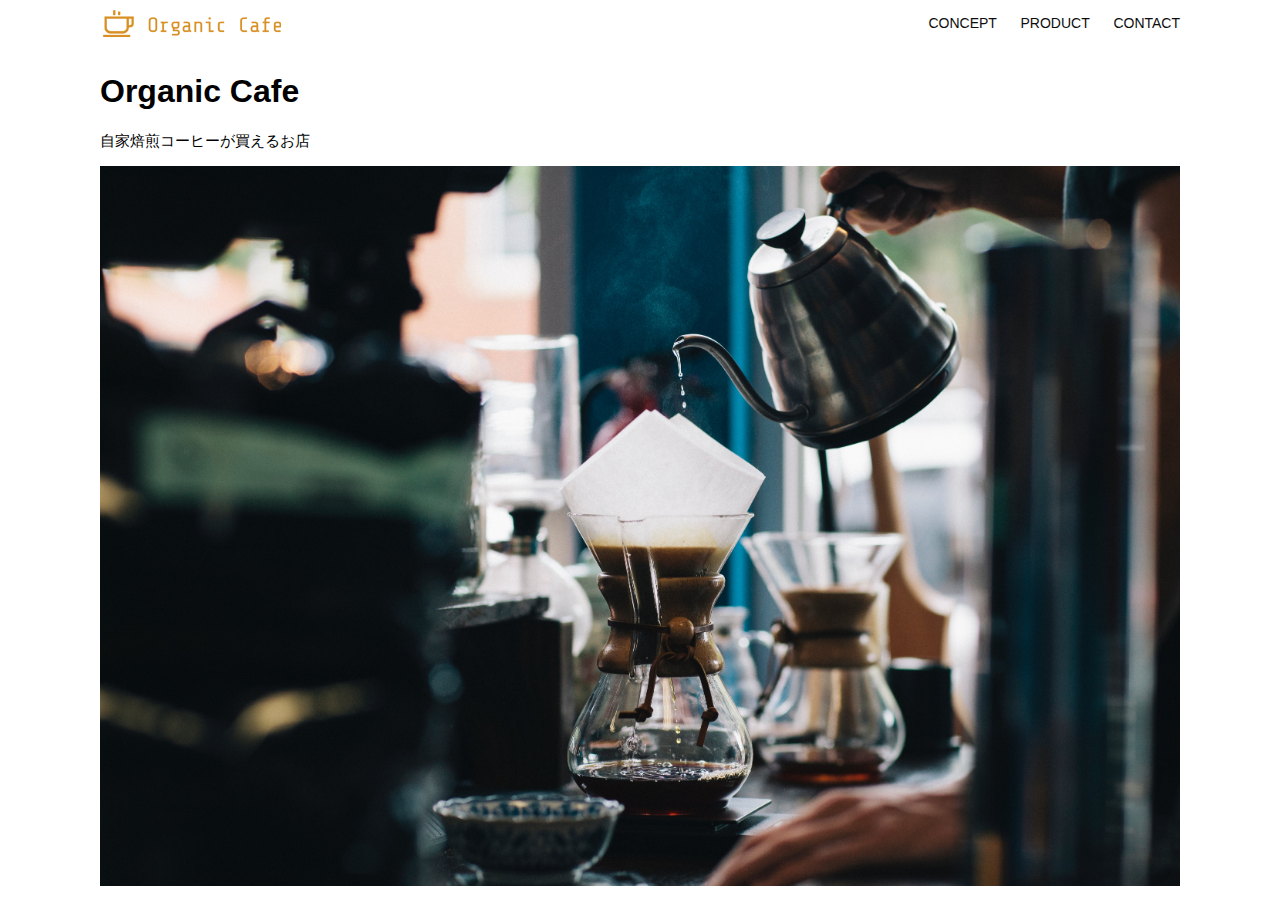
<file: html-css-kadai_013/index.html>
<!DOCTYPE html>
<html>
  <head>
    <title>Organic Cafe</title>
    <meta charset="UTF-8" />
    <meta name="description" content="自家焙煎のコーヒーがお家で楽しめるOrganic Cafe"/>
    <meta name="viewport" content="width=device-width, initial-scale=1.0" />
    <link rel="stylesheet" href="style.css" />
  </head>
  <body>
    <!-- ヘッダー -->
    <header>
      <!-- ロゴ -->
      <a href="index.html" id="logo"><img src="images/logo.png" alt="トップページに戻る"/></a>

      <!-- PC用ナビゲーション -->
      <nav id="nav-pc">
        <a href="index.html#concept">CONCEPT</a>
        <a href="index.html#product">PRODUCT</a>
        <a href="index.html#contact">CONTACT</a>
      </nav>

        <!-- スマホ用メニューボタン -->
        <img id="menu-sp" src="images/button-menu.png" alt="ナビゲーションを開く" onclick="document.getElementById('nav-sp').style.display = 'block'">

        <!-- スマホ用ナビゲーション -->
        <nav id="nav-sp">
          <ul>
          <li>
            <img id="close" src="images/button-close.png" alt="ナビゲーションを閉じる" onclick="document.getElementById('nav-sp').style.display = 'none'">
          </li>
          <li>
            <a id="logo-sp" href="index.html" onclick="document.getElementById('nav-sp').style.display = 'none'">
            <img src="images/logo-sp.png" alt="トップページに戻る">
            </a>
          </li>
          <li>
            <a class="menu" href="index.html#concept" onclick="document.getElementById('nav-sp').style.display = 'none'">CONCEPT</a>
          </li>
          <li>
            <a class="menu" href="index.html#product" onclick="document.getElementById('nav-sp').style.display = 'none'">PRODUCT</a>
          </li>
          <li>
            <a class="menu" href="index.html#contact" onclick="document.getElementById('nav-sp').style.display = 'none'">CONTACT</a>
          </li>
          </ul>
        </nav>
    </header>

    <main>
      <article>
        <!-- メインビジュアル -->
        <section id="main-visual">
          <div id="main-message">
            <h1>Organic Cafe</h1>
            <p>自家焙煎コーヒーが買えるお店</p>
          </div>
          <img src="images/main-image.jpg" alt="コーヒーをハンドドリップで淹れる画像"/>
        </section>
      </article>
    </main>
  </body>
</html>
</file>
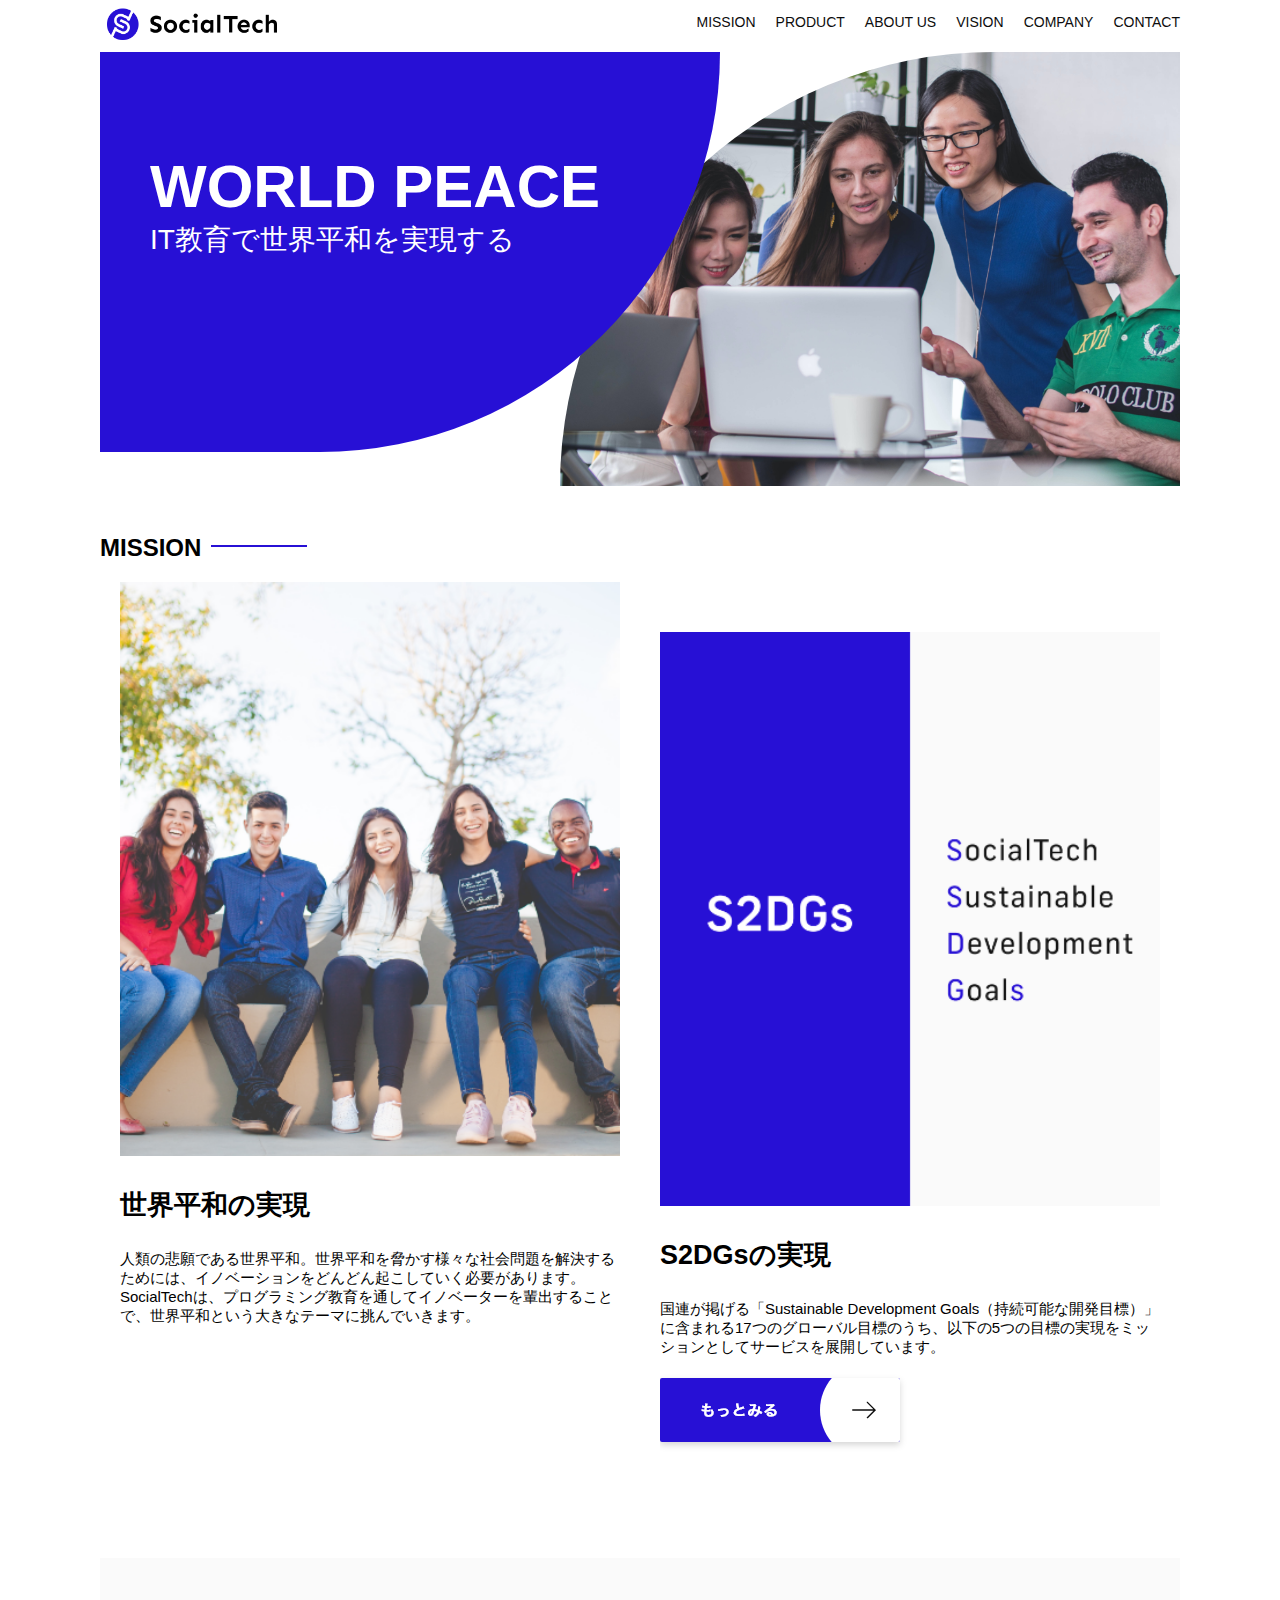
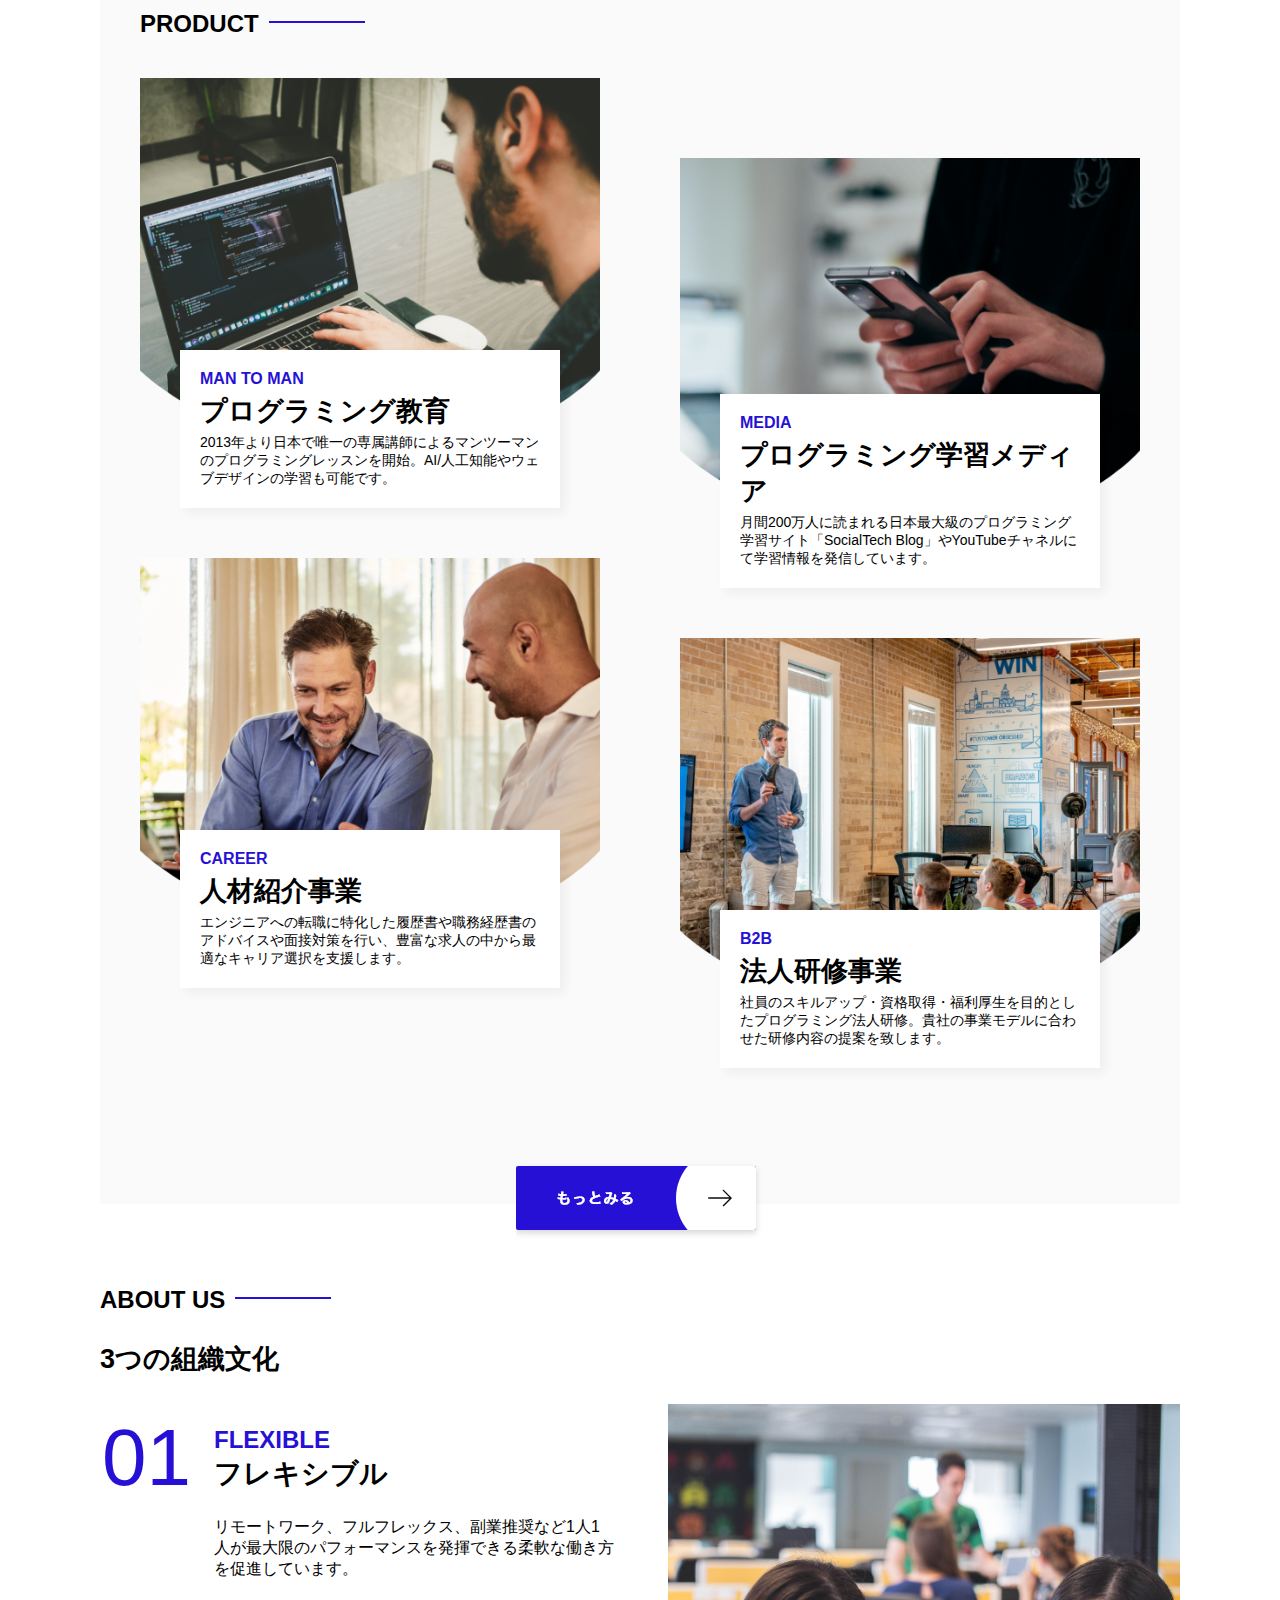
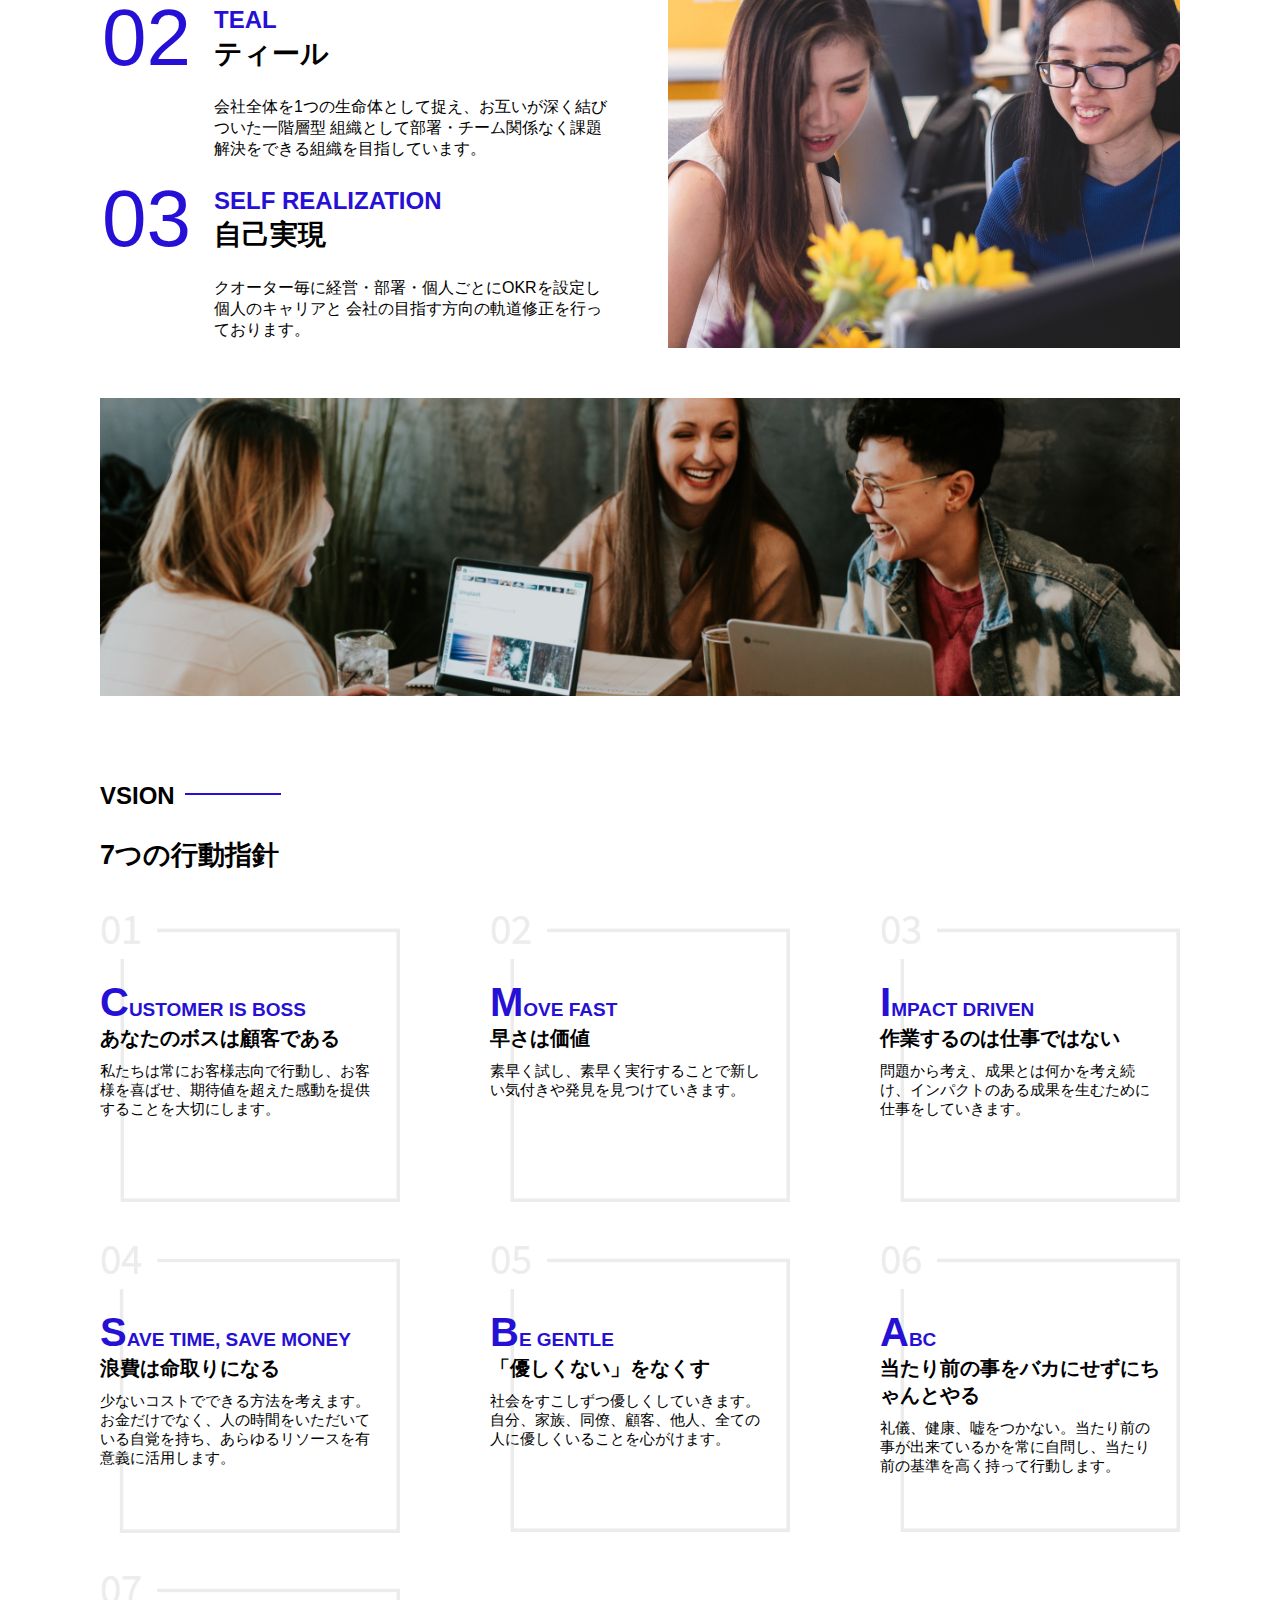
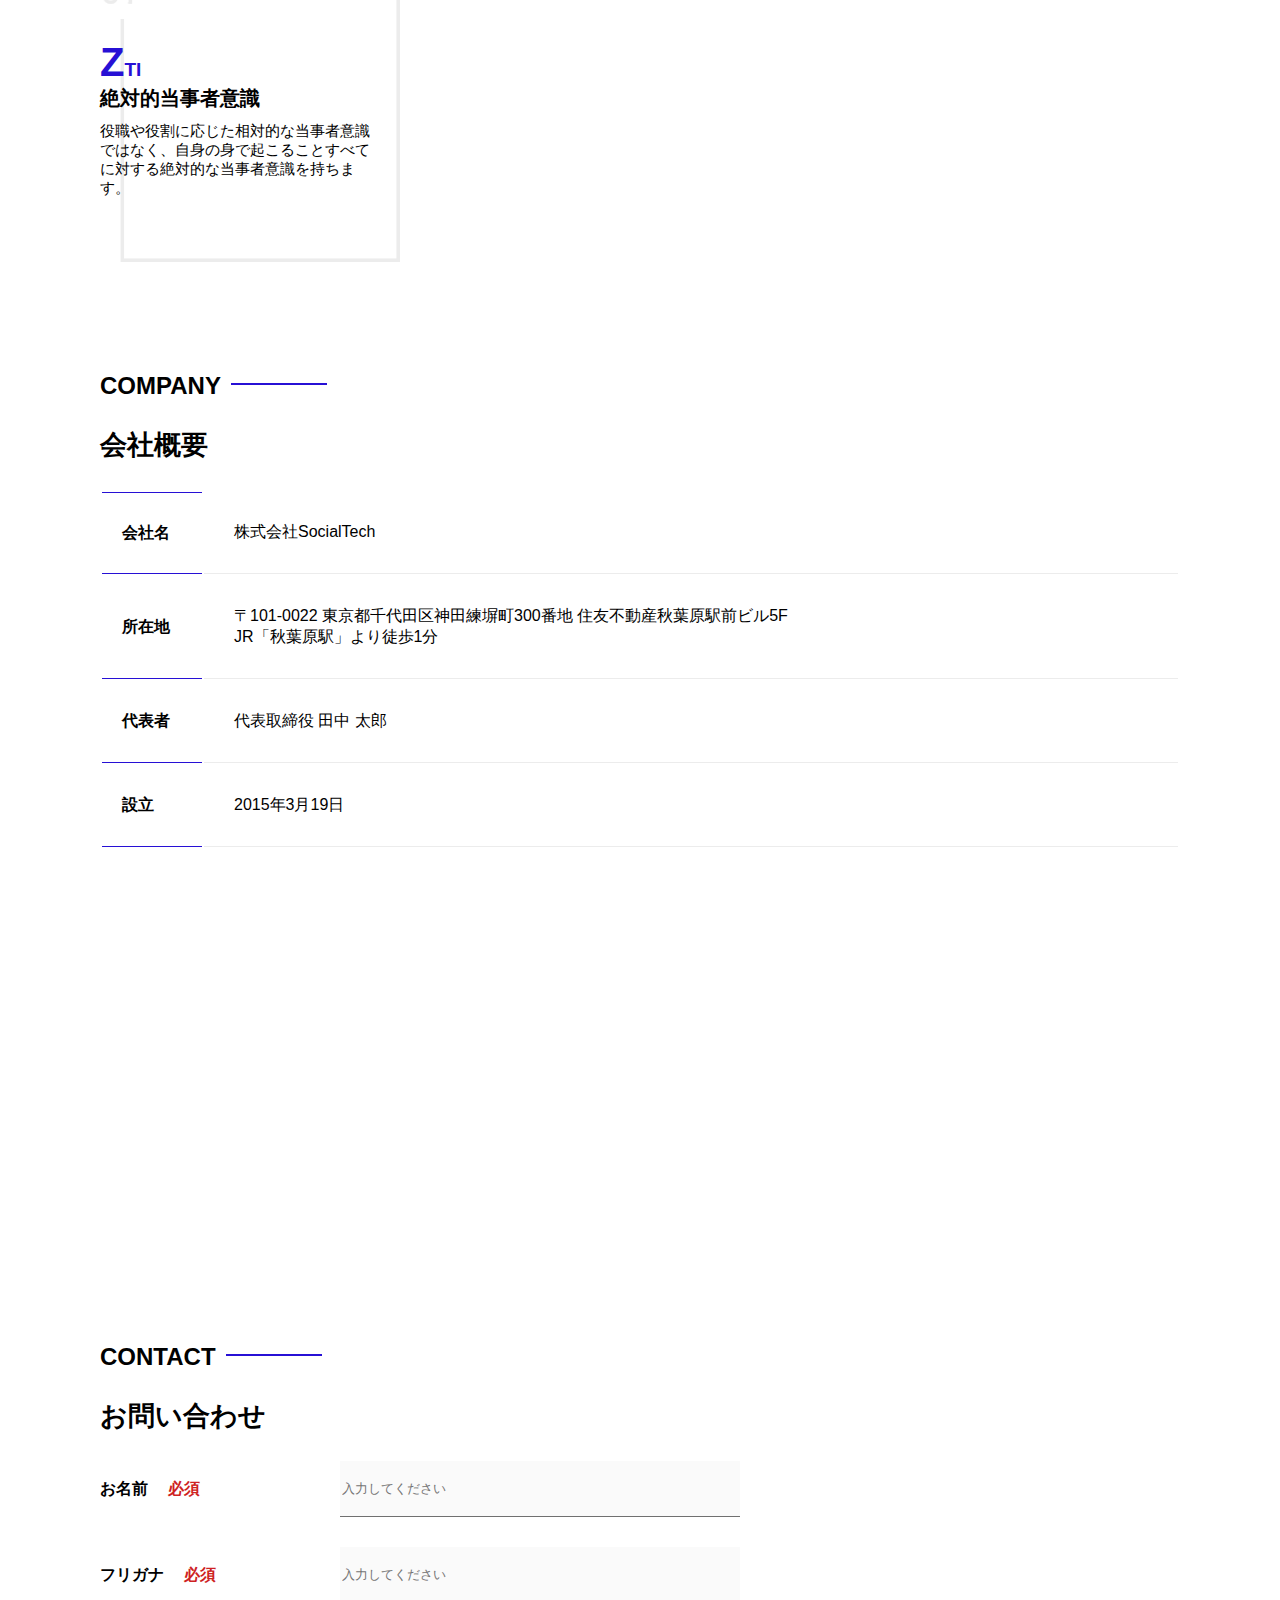
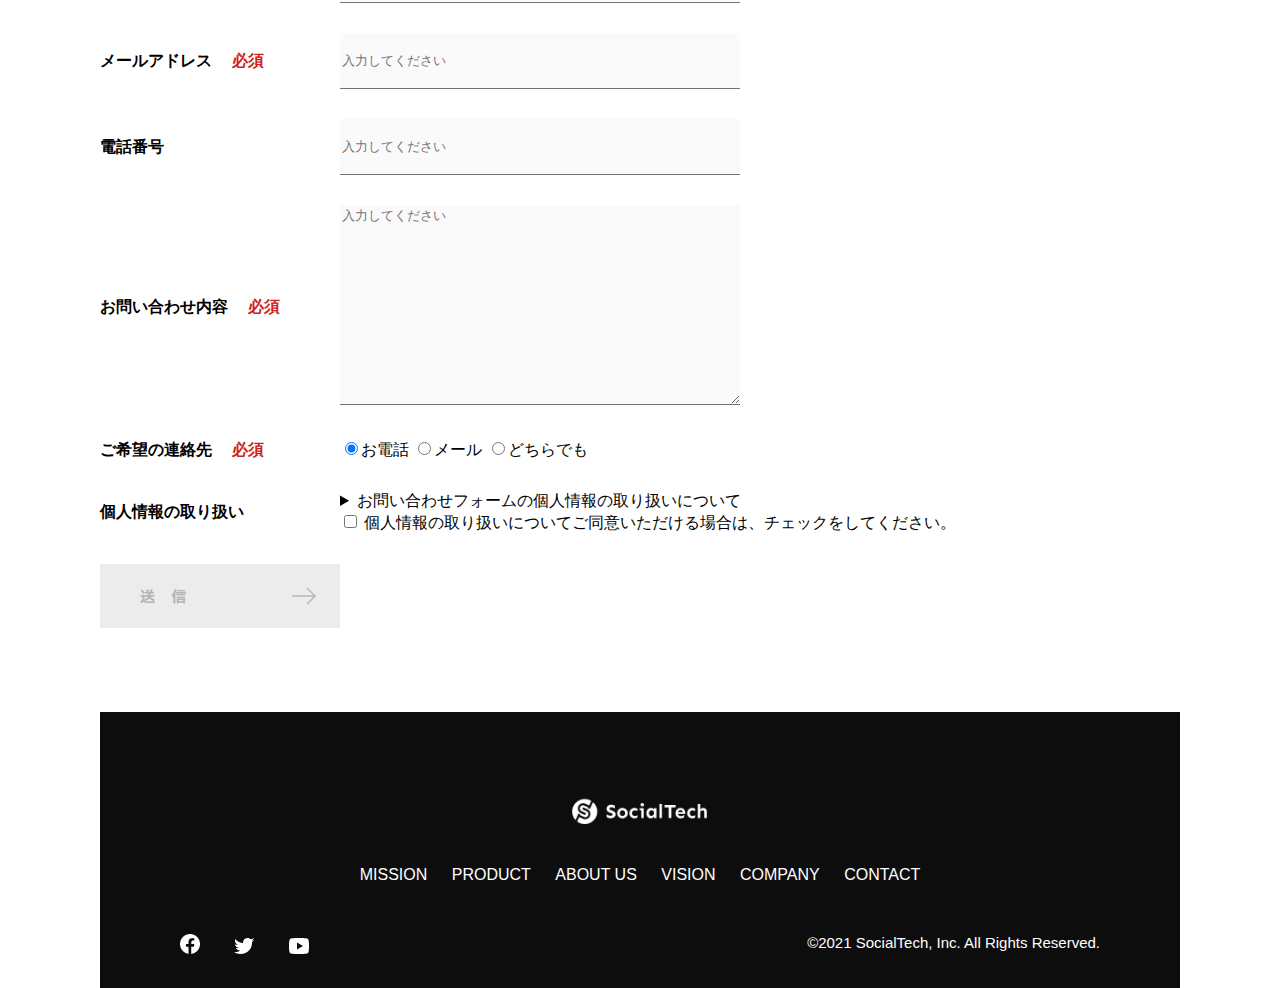
<file: kadai_tutorial_output/index.html>
<!DOCTYPE html>
<html>
<head>
    <title>SocialTech</title>
    <meta charset="UTF-8">
    <meta name="description" content="SocialTechはEdTech業界のリーディングカンパニーを目指します。">
    <meta name="viewport" content="width=device-width, initial-scale=1.0">
    <link rel="stylesheet" href="style.css">
</head>
<body>
    <header>
        <a href="index.html" id="logo">
            <img src="images/logo.png" alt="トップページに戻る">
        </a>
        <!--PC用ナビゲーション-->
        <nav id="nav-pc">
            <ul>
                <li><a href="mission.html">MISSION</a></li>
                <li><a href="product.html">PRODUCT</a></li>
                <li><a href="index.html#aboutus">ABOUT US</a></li>
                <li><a href="index.html#vision">VISION</a></li>
                <li><a href="index.html#company">COMPANY</a></li>
                <li><a href="index.html#contact">CONTACT</a></li>
            </ul>
        </nav>
          <!--スマホ用メニューボタン-->
          <button id="menu-sp" onclick="document.getElementById('nav-sp').style.display = 'block'">
            <img src="images/button-menu.png" alt="ナビゲーションを開く">
          </button>
          <!--スマホ用ナビゲーション-->
          <div id="nav-sp">
            <button id="close" onclick="document.getElementById('nav-sp').style.display = 'none'">
              <img src="images/button-close.png" alt="ナビゲーションを閉じる">
            </button>

            <nav>
              <ul>
                <li>
                  <a id="logo-sp" href="index.html" onclick="document.getElementById('nav-sp').style.display = 'none'"><img src="images/logo-sp.png" alt="トップページに戻る"></a>
                </li>
                <li><a class="menu" href="mission.html" onclick="document.getElementById('nav-sp').style.display ='none'">MISSION</a></li>
                <li><a class="menu" href="product.html" onclick="document.getElementById('nav-sp').style.display = 'none'">PRODUCT</a></li>
                <li><a class="menu" href="index.html#aboutus" onclick="document.getElementById('nav-sp').style.display = 'none'">ABOUT US</a></li>
                <li><a class="menu" href="index.html#vision" onclick="document.getElementById('nav-sp').style.display = 'none'">VISION</a></li>
                <li><a class="menu" href="index.html#company" onclick="document.getElementById('nav-sp').style.display = 'none'">COMPANY</a></li>
                <li><a class="menu" href="index.html#contact"  onclick="document.getElementById('nav-sp').style.display = 'none'">CONTACT</a></li>
              </ul>
            </nav>
            <div id="sns">
              <a href="https://www.facebook.com/sejuku2013">
                <img src="images/button-facebook.png" alt="Facebookのリンク">
              </a>
              <a href="https://twitter.com/samuraijuku">
                <img src="images/button-twitter.png" alt="Twitterのリンク">
              </a>
              <a href="https://www.youtube.com/channel/UCCFOQO5aDK0xXam4cUQXT8g">
                <img src="images/button-youtube.png" alt="YouTubeのリンク">
              </a>
            </div>
          </div>
        </header>
    <main>
        <article>
            <!-- メインビジュアル -->
            <section id="main-visual">
              <div id="main-message">
                <h1>WORLD PEACE</h1>
                <p>IT教育で世界平和を実現する</p>

            </div>
            <img src="images/index/index-main.png" alt="PCの周りに集まる多国籍の仲間たち">
            </section>
            <!--ミッション-->
            <section id="mission">
              <h2 class="index-h2">MISSION</h2>
              <div id="mission-flex">
                <div>
                  <img id="mission-photo" src="images/index/index-mission.png" alt="屋外のベンチで写真を撮影する多国籍の仲間たち">
                  <h3>世界平和の実現</h3>
                  <p>
                    人類の悲願である世界平和。世界平和を脅かす様々な社会問題を解決するためには、イノベーションをどんどん起こしていく必要があります。SocialTechは、プログラミング教育を通してイノベーターを輩出することで、世界平和という大きなテーマに挑んでいきます。
                  </p>
                </div>
                <div>
                   <img id="s2dgs" src="images/index/s2dgs.png" alt="S2DGs">
                   <h3>S2DGsの実現</h3>
                   <p>国連が掲げる「Sustainable Development Goals（持続可能な開発目標）」に含まれる17つのグローバル目標のうち、以下の5つの目標の実現をミッションとしてサービスを展開しています。</p>
                   <a href="mission.html">
                     <img src="images/button-more.png" alt="もっとみる">
                   </a>
                </div>
              </div>
            </section>
            <section id="product">
                <h2 class="index-h2">PRODUCT</h2>
                <div class="product-flex">
                  <div id="product-left">
                    <div>
                      <img class="product-photo" src="images/index/index-mantoman.png" alt="PCでコードを書く男性">
                      <div class="product-explain">
                        <span>MAN TO MAN</span>
                        <h3>プログラミング教育</h3>
                        <p>2013年より日本で唯一の専属講師によるマンツーマンのプログラミングレッスンを開始。AI/人工知能やウェブデザインの学習も可能です。</p>
                      </div>
                    </div>
                    <div>
                      <img class="product-photo" src="images/index/index-career.png" alt="笑顔で話し合う2人の男性">
                      <div class="product-explain">
                        <span>CAREER</span>
                        <h3>人材紹介事業</h3>
                        <p>エンジニアへの転職に特化した履歴書や職務経歴書のアドバイスや面接対策を行い、豊富な求人の中から最適なキャリア選択を支援します。</p>
                      </div>
                    </div>
                  </div>
                  <div id="product-right">
                     <div>
                       <img class="product-photo" src="images/index/index-media.png" alt="スマートフォンを操作する人">
                       <div class="product-explain">
                         <span>MEDIA</span>
                         <h3>プログラミング学習メディア</h3>
                         <p>月間200万人に読まれる日本最大級のプログラミング学習サイト「SocialTech Blog」やYouTubeチャネルにて学習情報を発信しています。</p>
                       </div>
                     </div>
                     <div>
                       <img class="product-photo" src="images/index/index-b2b.png" alt="講演中の男性とそれを聴く人々">
                       <div class="product-explain">
                         <span>B2B</span>
                         <h3>法人研修事業</h3>
                         <p>社員のスキルアップ・資格取得・福利厚生を目的としたプログラミング法人研修。貴社の事業モデルに合わせた研修内容の提案を致します。</p>
                       </div>
                     </div>
                   </div>
                 </div>
                 <div id="product-more">
                   <a href="product.html">
                     <img src="images/button-more.png" alt="もっとみる">
                   </a>
                </div>
              </section>
              <!--ABOUT US-->
              <section id="aboutus">
                <h2 class="index-h2">ABOUT US</h2>
                <h3>3つの組織文化</h3>
                <div>
                  <table class="culture-table">
                    <tr>
                      <td class="culture-num">01</td>
                      <th><span class="culture-en">FLEXIBLE</span><br>フレキシブル</th>
                    </tr>
                    <tr>
                      <td>
                        <!--空のセル-->
                      </td>
                      <td class="culture-description">リモートワーク、フルフレックス、副業推奨など1人1人が最大限のパフォーマンスを発揮できる柔軟な働き方を促進しています。</td>
                    </tr>
                    <tr>
                      <td class="culture-num">02</td>
                      <th><span class="culture-en">TEAL</span><br>ティール</th>
                    </tr>
                    <tr>
                      <td>
                        <!--空のセル-->
                      </td>
                      <td class="culture-description">会社全体を1つの生命体として捉え、お互いが深く結びついた一階層型 組織として部署・チーム関係なく課題解決をできる組織を目指しています。</td>
                    </tr>
                    <tr>
                      <td class="culture-num">03</td>
                      <th><span class="culture-en">SELF REALIZATION</span><br>自己実現</th>
                    </tr>
                    <tr>
                      <td>
                        <!--空のセル-->
                      </td>
                      <td class="culture-description">クオーター毎に経営・部署・個人ごとにOKRを設定し個人のキャリアと 会社の目指す方向の軌道修正を行っております。</td>
                    </tr>
                  </table>
                    <img class="culture-img" src="images/index/index-aboutus1.png" alt="笑顔で話し合う2人の女性">
                </div>
                <img class="culture-img2" src="images/index/index-aboutus2.png" alt="笑顔で話し合う3人の男女">
              </section>
              <!--VSION-->
              <section id="vision">
                <h2 class="index-h2">VSION</h2>
                <h3>7つの行動指針</h3>
                <div>
                    <div class="vision-box">
                        <img src="images/index/vision-01.png" alt="01">
                        <div>
                            <h4>CUSTOMER IS BOSS</h4>
                            <h5>あなたのボスは顧客である</h5>
                            <p>私たちは常にお客様志向で行動し、お客様を喜ばせ、期待値を超えた感動を提供することを大切にします。</p>
                        </div>
                    </div>
                    <div class="vision-box">
                        <img src="images/index/vision-02.png" alt="02">
                        <div>
                            <h4>MOVE FAST</h4>
                            <h5>早さは価値</h5>
                            <p>素早く試し、素早く実行することで新しい気付きや発見を見つけていきます。</p>
                        </div>
                    </div>
                    <div class="vision-box">
                        <img src="images/index/vision-03.png" alt="03">
                        <div>
                          <h4>IMPACT DRIVEN</h4>
                          <h5>作業するのは仕事ではない</h5>
                          <p>問題から考え、成果とは何かを考え続け、インパクトのある成果を生むために仕事をしていきます。</p>
                        </div>
                      </div>
                      <div class="vision-box">
                        <img src="images/index//vision-04.png" alt="04">
                        <div>
                          <h4>SAVE TIME, SAVE MONEY</h4>
                          <h5>浪費は命取りになる</h5>
                          <p>少ないコストでできる方法を考えます。お金だけでなく、人の時間をいただいている自覚を持ち、あらゆるリソースを有意義に活用します。</p>
                        </div>
                      </div>
                      <div class="vision-box">
                        <img src="images/index/vision-05.png" alt="05">
                        <div>
                          <h4>BE GENTLE</h4>
                          <h5>「優しくない」をなくす</h5>
                          <p>社会をすこしずつ優しくしていきます。自分、家族、同僚、顧客、他人、全ての人に優しくいることを心がけます。</p>
                        </div>
                      </div>
                      <div class="vision-box">
                        <img src="images/index/vision-06.png" alt="06">
                        <div>
                          <h4>ABC</h4>
                          <h5>当たり前の事をバカにせずにちゃんとやる</h5>
                          <p>礼儀、健康、嘘をつかない。当たり前の事が出来ているかを常に自問し、当たり前の基準を高く持って行動します。</p>
                        </div>
                      </div>
                      <div class="vision-box">
                        <img src="images/index/vision-07.png" alt="07">
                        <div>
                          <h4>ZTI</h4>
                          <h5>絶対的当事者意識</h5>
                          <p>役職や役割に応じた相対的な当事者意識ではなく、自身の身で起こることすべてに対する絶対的な当事者意識を持ちます。</p>
                        </div>
                      </div>
                </div>
              <!--COMPANY-->
              </section>
              <section id="company">
                <h2 class="index-h2">COMPANY</h2>
                <h3>会社概要</h3>
                <table id="company-table">
                  <tr>
                    <th class="tableheader tableheader-first">会社名</th>
                    <td class="cell cell-first">株式会社SocialTech</td>
                  </tr>
                  <tr>
                    <th class="tableheader">所在地</th>
                    <td class="cell">〒101-0022 東京都千代田区神田練塀町300番地 住友不動産秋葉原駅前ビル5F<br>JR「秋葉原駅」より徒歩1分</td>
                  </tr>
                  <tr>
                    <th class="tableheader">代表者</th>
                    <td class="cell">代表取締役 田中 太郎</td>
                  </tr>
                  <tr>
                    <th class="tableheader">設立</th>
                    <td class="cell">2015年3月19日</td>
                  </tr>
                </table>
                <iframe
                  src="https://www.google.com/maps/embed?pb=!1m18!1m12!1m3!1d3240.0688551336807!2d139.7720776771055!3d35.69992317258124!2m3!1f0!2f0!3f0!3m2!1i1024!2i768!4f13.1!3m3!1m2!1s0x60188fee13660e23%3A0x77137876edf742ac!2z5L2P5Y-L5LiN5YuV55Sj56eL6JGJ5Y6f6aeF5YmN44OT44Or!5e0!3m2!1sja!2sjp!4v1704858013291!5m2!1sja!2sjp"
                  style="border: 0" allowfullscreen="" loading="lazy">
                </iframe>
              </section>
              <!--お問い合わせフォーム-->
              <section id="contact">
                <h2 class="index-h2">CONTACT</h2>
                <h3>お問い合わせ</h3>
                <form>
                  <div>
                    <div class="contact-heading">
                      <label class="contact-label">お名前<span class="contact-span">必須</span></label>
                    </div>
                    <div>
                      <input type="text" name="name" placeholder="入力してください" class="contact-textbox">
                    </div>
                  </div>
                  <div>
                    <div class="contact-heading">
                      <label class="contact-label">フリガナ<span class="contact-span">必須</span></label>
                    </div>
                    <div>
                      <input type="text" name="hurigana" placeholder="入力してください" class="contact-textbox">
                    </div>
                  </div>
                  <div>
                    <div class="contact-heading">
                      <label class="contact-label">メールアドレス<span class="contact-span">必須</span></label>
                    </div>
                    <div>
                      <input type="text" name="email" placeholder="入力してください" class="contact-textbox">
                    </div>
                  </div>
                  <div>
                    <div class="contact-heading">
                      <label class="contact-label">電話番号</label>
                    </div>
                    <div>
                      <input type="text" name="tel" placeholder="入力してください" class="contact-textbox">
                    </div>
                  </div>
                  <div>
                    <div class="contact-heading">
                      <label class="contact-label">お問い合わせ内容<span class="contact-span">必須</span></label>
                    </div>
                    <div>
                      <textarea class="contact-textarea" placeholder="入力してください" name="message"></textarea>
                    </div>
                  </div>
                  <div>
                    <div class="contact-heading">
                      <label class="contact-label">ご希望の連絡先<span class="contact-span">必須</span></label>
                    </div>
                    <div>
                      <input class="radiobutton" type="radio" value="tel" name="contact" checked><label>お電話</label>
                      <input class="radiobutton" type="radio" value="mail" name="contact"><label>メール</label>
                      <input class="radiobutton" type="radio" value="both" name="contact"><label>どちらでも</label>
                    </div>
                  </div>
                  <div>
                    <div class="contact-heading">
                      <label class="contact-label">個人情報の取り扱い</label>
                    </div>
                    <div>
                      <details>
                        <summary>お問い合わせフォームの個人情報の取り扱いについて</summary>
                        <div>
                          <dl>
                            <dt>１．組織の名称又は氏名</dt>
                            <dd>株式会社SocialTech</dd>
                            <dt>２．個人情報保護管理者（若しくはその代理人）の氏名又は職名、所属及び連絡先</dt>
                            <dd>
                              <p>鈴木 一郎 コーポレート部</p>
                              <p>メールアドレス：samurai@example.com</p>
                              <p>TEL：03-1234-5678</p>
                            </dd>
                            <dt>３．個人情報の利用目的</dt>
                            <dd>
                              <ul>
                                <li>本サービス及び本サービスに関連する情報の提供又はそれらに関する連絡のため</li>
                                <li>ユーザーの本人確認のため</li>
                                <li>当社サービスのご案内のため</li>
                                <li>当社の商品等の広告または宣伝（電子メールによるものを含むものとします。）</li>
                              </ul>
                            </dd>
                            <dt>４．個人情報の取り扱い業務の委託</dt>
                            <dd>個人情報の取扱業務の全部または一部を外部に業務委託する場合があります。その際、弊社は、個人情報を適切に保護できる管理体制を敷き実行していることを条件として委託先を厳選したうえで、機密保持契約を委託先と締結し、お客様の個人情報を厳密に管理させます。</dd>
                            <dt>５．個人情報の開示等の請求</dt>
                            <dd>
                              お客様は、弊社に対してご自身の個人情報の開示等（利用目的の通知、開示、内容の訂正・追加・削除、利用の停止または消去、第三者への提供の停止）に関して、当社問合わせ窓口に申し出ることができます。<br>
                              その際、弊社はお客様ご本人を確認させていただいたうえで、合理的な期間内に対応いたします。<br>
                              なお、個人情報に関する弊社問合わせ先は、次の通りです。
                            </dd>
                            <dd>
                              <p>株式会社SocialTech　個人情報問合せ窓口</p>
                              <p>〒150-0043　東京都千代田区神田練塀町300番地 住友不動産秋葉原駅前ビル5F</p>
                              <p>メールアドレス：samurai@example.com　TEL：03-1234-5678</p>
                            </dd>
                            <dt>６．個人情報を提供されることの任意性について</dt>
                            <dd>お客様がご自身の個人情報を弊社に提供されるか否かは、お客様のご判断によりますが、もしご提供されない場合には、適切なサービスが提供できない場合がありますので予めご了承ください。
                          </dl>
                        </div>
                      </details>
                      <input type="checkbox" name="agree">
                      <span>個人情報の取り扱いについてご同意いただける場合は、チェックをしてください。</span>
                    </div>
                  </div>
                    <input type="image" src="images/button-submit.png" alt="送信する">
                </form>
              </section>
        </article>
    </main>
    <footer>
      <div id="footer-logo">
        <img src="images/logo-sp.png" alt="SocialTech">
      </div>
      <div id="footer-link">
        <a href="mission.html">MISSION</a>
        <a href="product.html">PRODUCT</a>
        <a href="index.html#aboutus">ABOUT US</a>
        <a href="index.html#vision">VISION</a>
        <a href="index.html#company">COMPANY</a>
        <a href="index.html#contact">CONTACT</a>
      </div>
      <div id="sns-footer">
        <div class="sns-btns">
          <a href="https://www.facebook.com/sejuku2013"><img src="images/button-facebook.png" alt="Facebookのリンク"></a>
          <a href="https://twitter.com/samuraijuku"><img src="images/button-twitter.png" alt="Twitterのリンク"></a>
          <a href="https://www.youtube.com/channel/UCCFOQO5aDK0xXam4cUQXT8g"><img src="images/button-youtube.png" alt="YouTubeのリンク"></a>
        </div>
        <p id="copyright">&copy;2021 SocialTech, Inc. All Rights Reserved.</p>
      </div>
    </footer>
</body>
</html>
</file>
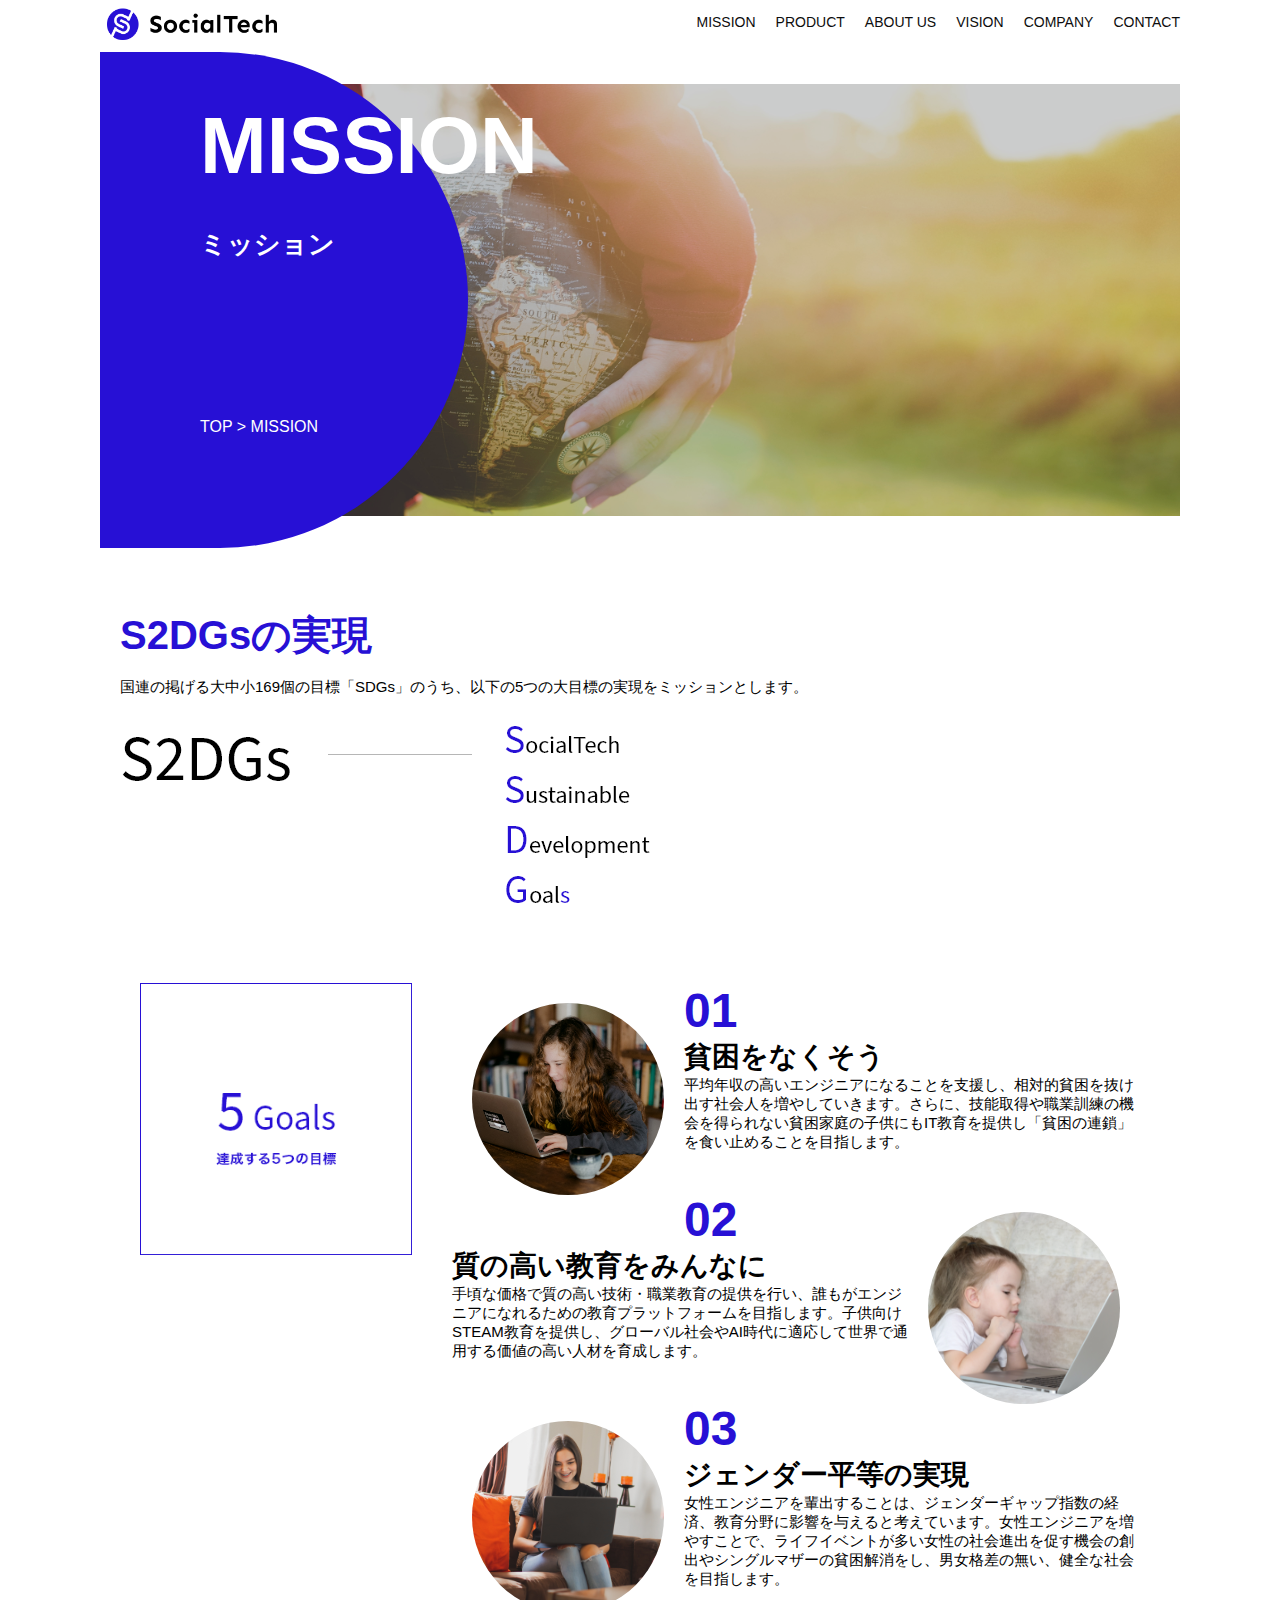
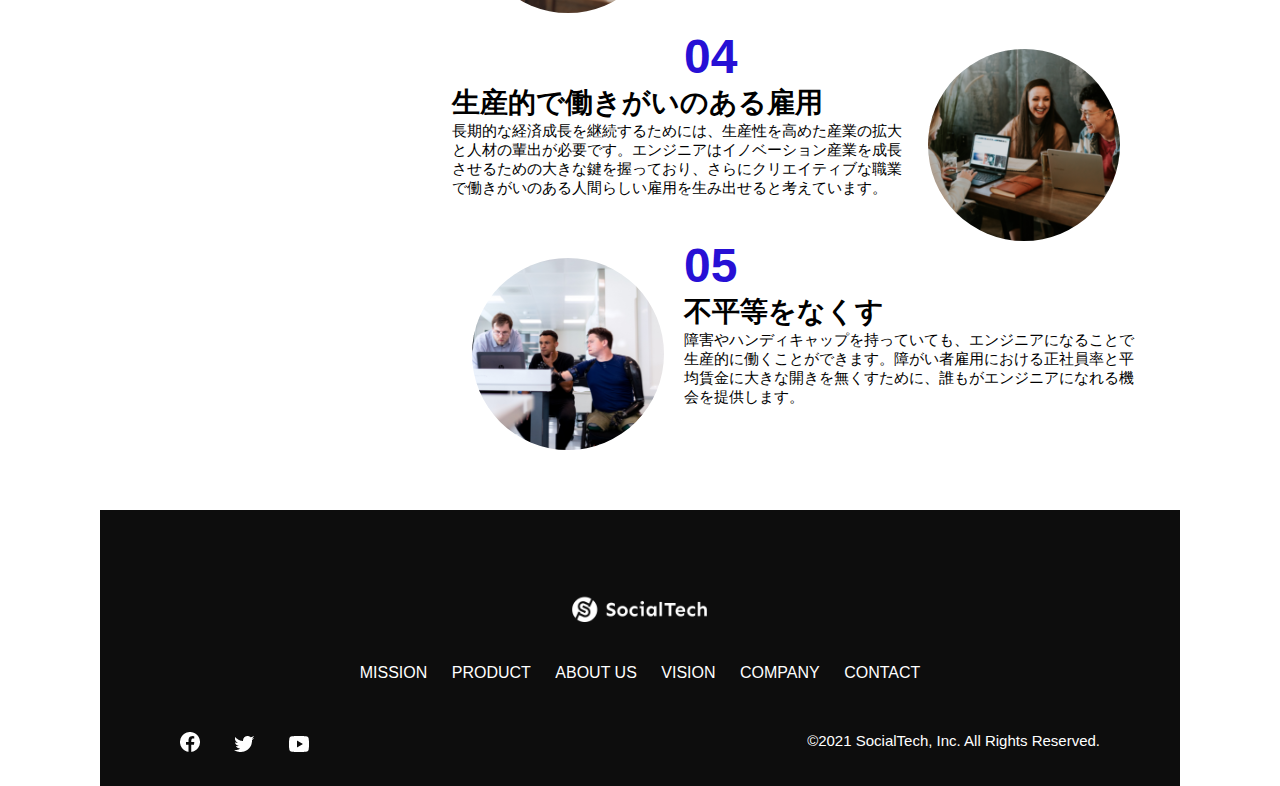
<file: kadai_tutorial_output/mission.html>
<!DOCTYPE html>
<html>
    <head>
        <title>SocialTech - MISSION ミッション -</title>
        <meta charset="UTF-8">
        <meta name="description" content="SocialTechが目指す5つの目標（S2DGs）を紹介します">
        <meta name="viewport" content="width=device-width, initial-scale=1.0">
        <link rel="stylesheet" href="style.css">
    </head>

    <body>
        <!--ヘッダー-->
        <header>
            <!-- ロゴ -->
            <a href="index.html" id="logo">
              <img src="images/logo.png" alt="トップページに戻る">
            </a>
      
            <!-- PC用ナビゲーション -->
            <nav id="nav-pc">
              <ul>
                <li><a href="mission.html">MISSION</a></li>
                <li><a href="product.html">PRODUCT</a></li>
                <li><a href="index.html#aboutus">ABOUT US</a></li>
                <li><a href="index.html#vision">VISION</a></li>
                <li><a href="index.html#company">COMPANY</a></li>
                <li><a href="index.html#contact">CONTACT</a></li>
              </ul>
            </nav>
      
            <!-- スマホ用メニューボタン -->
            <button id="menu-sp" onclick="document.getElementById('nav-sp').style.display = 'block'">
              <img src="images/button-menu.png" alt="ナビゲーションを開く">
            </button>
      
            <!-- スマホ用ナビゲーション -->
            <div id="nav-sp">
              <button id="close" onclick="document.getElementById('nav-sp').style.display = 'none'">
                <img src="images/button-close.png" alt="ナビゲーションを閉じる">
              </button>
      
              <nav>
                <ul>
                  <li>
                    <a id="logo-sp" href="index.html" onclick="document.getElementById('nav-sp').style.display = 'none'"><img src="images/logo-sp.png" alt="トップページに戻る"></a>
                  </li>
                  <li><a class="menu" href="mission.html" onclick="document.getElementById('nav-sp').style.display = 'none'">MISSION</a></li>
                  <li><a class="menu" href="product.html" onclick="document.getElementById('nav-sp').style.display = 'none'">PRODUCT</a></li>
                  <li><a class="menu" href="index.html#aboutus" onclick="document.getElementById('nav-sp').style.display = 'none'">ABOUT US</a></li>
                  <li><a class="menu" href="index.html#vision" onclick="document.getElementById('nav-sp').style.display = 'none'">VISION</a></li>
                  <li><a class="menu" href="index.html#company" onclick="document.getElementById('nav-sp').style.display = 'none'">COMPANY</a></li>
                  <li><a class="menu" href="index.html#contact" onclick="document.getElementById('nav-sp').style.display = 'none'">CONTACT</a></li>
                </ul>
              </nav>
              <div id="sns">
                <a href="https://www.facebook.com/sejuku2013">
                  <img src="images/button-facebook.png" alt="Facebookのリンク">
                </a>
                <a href="https://twitter.com/samuraijuku">
                  <img src="images/button-twitter.png" alt="Twitterのリンク">
                </a>
                <a href="https://www.youtube.com/channel/UCCFOQO5aDK0xXam4cUQXT8g">
                  <img src="images/button-youtube.png" alt="YouTubeのリンク">
                </a>
              </div>
            </div>
          </header>

          <main>
            <article>
                <section id="mission-main">
                    <div class="mission-main-inner">
                      <div id="mission-title">
                        <h1>MISSION<br><span>ミッション</span></h1>
                        <p>TOP > MISSION</p>
                      </div>
                    </div>
                  </section>

                  <section id="mission-s2dgs">
                    <h2 class="mission-h2">S2DGsの実現</h2>
                    <p>国連の掲げる大中小169個の目標「SDGs」のうち、以下の5つの大目標の実現をミッションとします。</p>
                    <img src="images/mission/mission-s2dgs.png" alt="S2DGs">
                  </section>

                  <section id="mission-five-goals">
                    <div class="five-goals-image">
                      <img src="images/mission/mission-5goals.png" alt="5Goals">
                    </div>
                    <div class="five-goals-read">
                        <div>
                          <img class="fivegoals-image-left" src="images/mission/mission-5goals01.png" alt="PCを操作する女の子">
                          <span class="fivegoals-number">01</span>
                          <h3 class="fivegoals-h3">貧困をなくそう</h3>
                          <p class="fivegoals-p">平均年収の高いエンジニアになることを支援し、相対的貧困を抜け出す社会人を増やしていきます。さらに、技能取得や職業訓練の機会を得られない貧困家庭の子供にもIT教育を提供し「貧困の連鎖」を食い止めることを目指します。</p>
                        </div>
                        <div>
                          <img class="fivegoals-image-right" src="images/mission/mission-5goals02.png" alt="PCを見つめる小さい女の子">
                          <span class="fivegoals-number">02</span>
                          <h3 class="fivegoals-h3">質の高い教育をみんなに</h3>
                          <p class="fivegoals-p">手頃な価格で質の高い技術・職業教育の提供を行い、誰もがエンジニアになれるための教育プラットフォームを目指します。子供向けSTEAM教育を提供し、グローバル社会やAI時代に適応して世界で通用する価値の高い人材を育成します。</p>
                        </div>
                        <div>
                          <img class="fivegoals-image-left" src="images/mission/mission-5goals03.png" alt="PCを操作する女性">
            
                          <span class="fivegoals-number">03</span>
                          <h3 class="fivegoals-h3">ジェンダー平等の実現</h3>
                          <p class="fivegoals-p">女性エンジニアを輩出することは、ジェンダーギャップ指数の経済、教育分野に影響を与えると考えています。女性エンジニアを増やすことで、ライフイベントが多い女性の社会進出を促す機会の創出やシングルマザーの貧困解消をし、男女格差の無い、健全な社会を目指します。</p>
                        </div>
                        <div>
                          <img class="fivegoals-image-right" src="images/mission/mission-5goals04.png" alt="笑顔で話し合う3人の男女">
                          <span class="fivegoals-number">04</span>
                          <h3 class="fivegoals-h3">生産的で働きがいのある雇用</h3>
                          <p class="fivegoals-p">長期的な経済成長を継続するためには、生産性を高めた産業の拡大と人材の輩出が必要です。エンジニアはイノベーション産業を成長させるための大きな鍵を握っており、さらにクリエイティブな職業で働きがいのある人間らしい雇用を生み出せると考えています。</p>
                        </div>
                        <div>
                          <img class="fivegoals-image-left" src="images/mission/mission-5goals05.png" alt="障害を持つ男性が生き生きと働く様子">
                          <span class="fivegoals-number">05</span>
                          <h3 class="fivegoals-h3">不平等をなくす</h3>
                          <p class="fivegoals-p">障害やハンディキャップを持っていても、エンジニアになることで生産的に働くことができます。障がい者雇用における正社員率と平均賃金に大きな開きを無くすために、誰もがエンジニアになれる機会を提供します。</p>
                        </div>
                      </div>
                    </section>
            </article>
          </main>
      
          <footer>
            <div id="footer-logo">
              <img src="images/logo-sp.png" alt="SocialTech">
            </div>
            <div id="footer-link">
              <a href="mission.html">MISSION</a>
              <a href="product.html">PRODUCT</a>
              <a href="index.html#aboutus">ABOUT US</a>
              <a href="index.html#vision">VISION</a>
              <a href="index.html#company">COMPANY</a>
              <a href="index.html#contact">CONTACT</a>
            </div>
            <div id="sns-footer">
              <div class="sns-btns">
                <a href="https://www.facebook.com/sejuku2013"><img src="images/button-facebook.png" alt="Facebookのリンク"></a>
                <a href="https://twitter.com/samuraijuku"><img src="images/button-twitter.png" alt="Twitterのリンク"></a>
                <a href="https://www.youtube.com/channel/UCCFOQO5aDK0xXam4cUQXT8g"><img src="images/button-youtube.png" alt="YouTubeのリンク"></a>
              </div>
              <p id="copyright">&copy;2021 SocialTech, Inc. All Rights Reserved.</p>
            </div>
          </footer>
          
    </body>
</html>
</file>
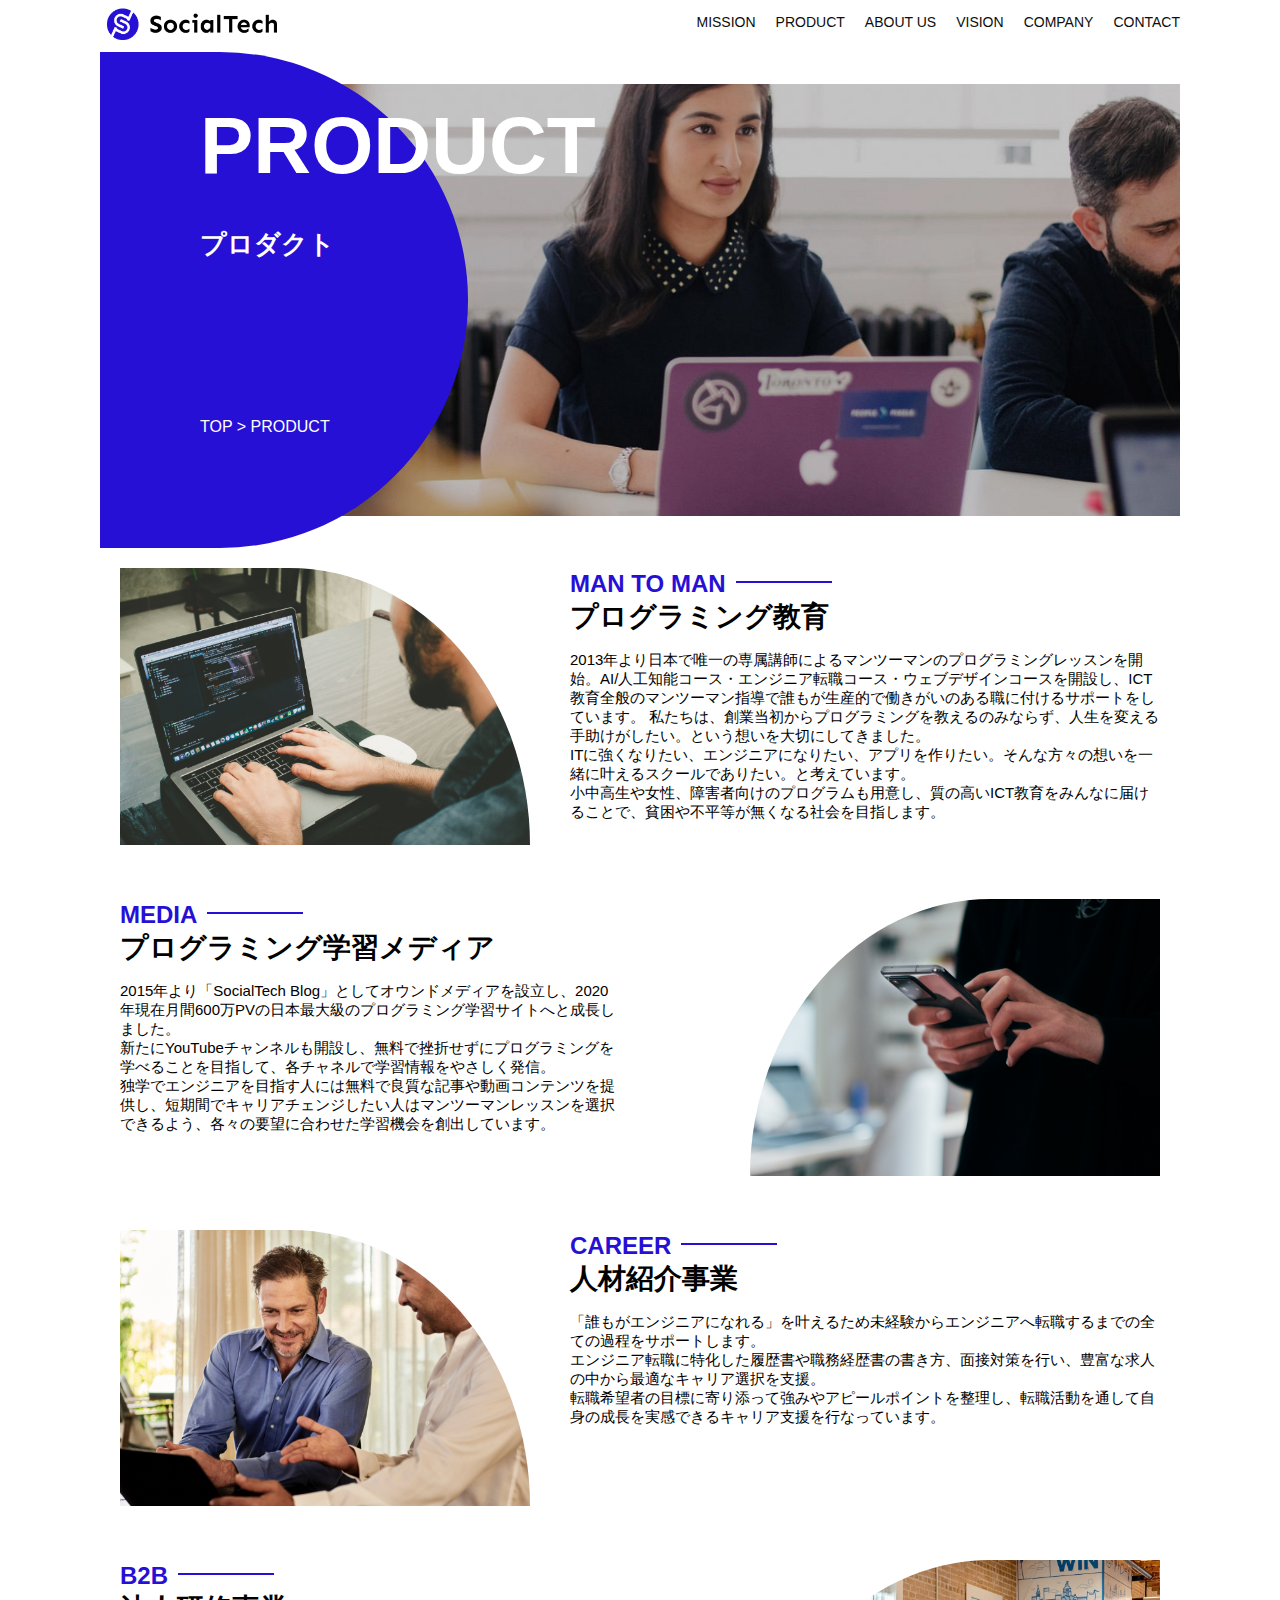
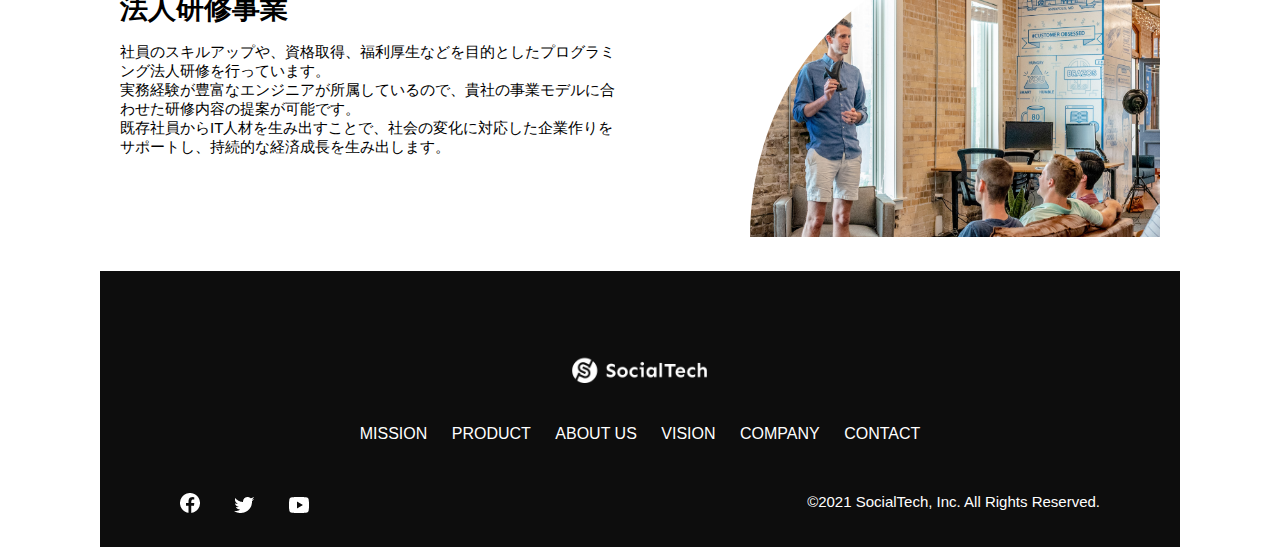
<file: kadai_tutorial_output/product.html>
<!DOCTYPE html>
  <html>
    <head>
        <title>SocialTech -PRODUCT プロダクト-</title>
        <meta charset="utf-8">
        <meta name="description" content="SocialTechの4つのプロダクトを紹介します">
       <meta name="viewport" content="width=device-width, initial-scale=1.0">
       <link rel="stylesheet" href="style.css">
    </head>
    <body>
        <!-- ヘッダー -->
        <header>
          <!-- ロゴ -->
          <a href="index.html" id="logo">
            <img src="images/logo.png" alt="トップページに戻る">
          </a>
    
          <!-- PC用ナビゲーション -->
          <nav id="nav-pc">
            <ul>
              <li><a href="mission.html">MISSION</a></li>
              <li><a href="product.html">PRODUCT</a></li>
              <li><a href="index.html#aboutus">ABOUT US</a></li>
              <li><a href="index.html#vision">VISION</a></li>
              <li><a href="index.html#company">COMPANY</a></li>
              <li><a href="index.html#contact">CONTACT</a></li>
            </ul>
          </nav>
    
          <!-- スマホ用メニューボタン -->
          <button id="menu-sp" onclick="document.getElementById('nav-sp').style.display = 'block'">
            <img src="images/button-menu.png" alt="ナビゲーションを開く">
          </button>
    
          <!-- スマホ用ナビゲーション -->
          <div id="nav-sp">
            <button id="close" onclick="document.getElementById('nav-sp').style.display = 'none'">
              <img src="images/button-close.png" alt="ナビゲーションを閉じる">
            </button>
    
            <nav>
              <ul>
                <li>
                  <a id="logo-sp" href="index.html" onclick="document.getElementById('nav-sp').style.display = 'none'"><img src="images/logo-sp.png" alt="トップページに戻る"></a>
                </li>
                <li><a class="menu" href="mission.html" onclick="document.getElementById('nav-sp').style.display = 'none'">MISSION</a></li>
                <li><a class="menu" href="product.html" onclick="document.getElementById('nav-sp').style.display = 'none'">PRODUCT</a></li>
                <li><a class="menu" href="index.html#aboutus" onclick="document.getElementById('nav-sp').style.display = 'none'">ABOUT US</a></li>
                <li><a class="menu" href="index.html#vision" onclick="document.getElementById('nav-sp').style.display = 'none'">VISION</a></li>
                <li><a class="menu" href="index.html#company" onclick="document.getElementById('nav-sp').style.display = 'none'">COMPANY</a></li>
                <li><a class="menu" href="index.html#contact" onclick="document.getElementById('nav-sp').style.display = 'none'">CONTACT</a></li>
              </ul>
            </nav>
            <div id="sns">
              <a href="https://www.facebook.com/sejuku2013">
                <img src="images/button-facebook.png" alt="Facebookのリンク">
              </a>
              <a href="https://twitter.com/samuraijuku">
                <img src="images/button-twitter.png" alt="Twitterのリンク">
              </a>
              <a href="https://www.youtube.com/channel/UCCFOQO5aDK0xXam4cUQXT8g">
                <img src="images/button-youtube.png" alt="YouTubeのリンク">
              </a>
            </div>
          </div>
        </header>
    
        <main>
          <article>
            <section id="product-main">
                <div class="product-main-inner">
                  <div id="product-title">
                    <h1>PRODUCT<br><span>プロダクト</span></h1>
                    <p>TOP > PRODUCT</p>
                  </div>
                </div>
              </section>

              <section class="product-section product-section-left">
                <div class="product-section-img">
                  <img src="images/product/product-mantoman.png" alt="PCでコードを書く男性">
                </div>
                <div class="product-read">
                  <h2 class="product-h2">MAN TO MAN</h2>
                  <h3 class="product-h3">プログラミング教育</h3>
                  <p>
                    2013年より日本で唯一の専属講師によるマンツーマンのプログラミングレッスンを開始。AI/人工知能コース・エンジニア転職コース・ウェブデザインコースを開設し、ICT教育全般のマンツーマン指導で誰もが生産的で働きがいのある職に付けるサポートをしています。 私たちは、創業当初からプログラミングを教えるのみならず、人生を変える手助けがしたい。という想いを大切にしてきました。<br>ITに強くなりたい、エンジニアになりたい、アプリを作りたい。そんな方々の想いを一緒に叶えるスクールでありたい。と考えています。<br>小中高生や女性、障害者向けのプログラムも用意し、質の高いICT教育をみんなに届けることで、貧困や不平等が無くなる社会を目指します。
                  </p>
                </div>
              </section>
      
              <section class="product-section product-section-right">
                <div class="product-read">
                  <h2 class="product-h2">MEDIA</h2>
                  <h3 class="product-h3">プログラミング学習メディア</h3>
                  <p>2015年より「SocialTech Blog」としてオウンドメディアを設立し、2020年現在月間600万PVの日本最大級のプログラミング学習サイトへと成長しました。<br>新たにYouTubeチャンネルも開設し、無料で挫折せずにプログラミングを学べることを目指して、各チャネルで学習情報をやさしく発信。<br>独学でエンジニアを目指す人には無料で良質な記事や動画コンテンツを提供し、短期間でキャリアチェンジしたい人はマンツーマンレッスンを選択できるよう、各々の要望に合わせた学習機会を創出しています。</p>
                </div>
                <div class="product-section-img">
                  <img src="images/product/product-media.png" alt="スマートフォンを操作する人">
                </div>
              </section>
      
              <section class="product-section product-section-left">
                <div class="product-section-img">
                  <img src="images/product/product-career.png" alt="笑顔で話し合う2人の男性">
                </div>
                <div class="product-read">
                  <h2 class="product-h2">CAREER</h2>
                  <h3 class="product-h3">人材紹介事業</h3>
                  <p>「誰もがエンジニアになれる」を叶えるため未経験からエンジニアへ転職するまでの全ての過程をサポートします。<br>エンジニア転職に特化した履歴書や職務経歴書の書き方、面接対策を行い、豊富な求人の中から最適なキャリア選択を支援。<br>転職希望者の目標に寄り添って強みやアピールポイントを整理し、転職活動を通して自身の成長を実感できるキャリア支援を行なっています。<br></p>
                </div>
              </section>
      
              <section class="product-section product-section-right">
                <div class="product-read">
                  <h2 class="product-h2">B2B</h2>
                  <h3 class="product-h3">法人研修事業</h3>
                  <p>社員のスキルアップや、資格取得、福利厚生などを目的としたプログラミング法人研修を行っています。<br>実務経験が豊富なエンジニアが所属しているので、貴社の事業モデルに合わせた研修内容の提案が可能です。<br>既存社員からIT人材を生み出すことで、社会の変化に対応した企業作りをサポートし、持続的な経済成長を生み出します。</p>
                </div>
                <div class="product-section-img">
                  <img src="images/product/product-b2b.png" alt="講演中の男性とそれを聴く人々">
                </div>
              </section>
          </article>
        </main>
    
        <footer>
          <div id="footer-logo">
            <img src="images/logo-sp.png" alt="SocialTech">
          </div>
          <div id="footer-link">
            <a href="mission.html">MISSION</a>
            <a href="product.html">PRODUCT</a>
            <a href="index.html#aboutus">ABOUT US</a>
            <a href="index.html#vision">VISION</a>
            <a href="index.html#company">COMPANY</a>
            <a href="index.html#contact">CONTACT</a>
          </div>
          <div id="sns-footer">
            <div class="sns-btns">
              <a href="https://www.facebook.com/sejuku2013"><img src="images/button-facebook.png" alt="Facebookのリンク"></a>
              <a href="https://twitter.com/samuraijuku"><img src="images/button-twitter.png" alt="Twitterのリンク"></a>
              <a href="https://www.youtube.com/channel/UCCFOQO5aDK0xXam4cUQXT8g"><img src="images/button-youtube.png" alt="YouTubeのリンク"></a>
            </div>
            <p id="copyright">&copy;2021 SocialTech, Inc. All Rights Reserved.</p>
          </div>
        </footer>
        
      </body>
  </html>
</file>
<file: html-css-kadai_013/style.css>
/* PC、スマホ共通スタイル */
body {
    font-family: "Source Sans Pro", "Hiragino Kaku Gothic ProN", Meiryo, Arial,
      sans-serif;
  }
  
  p {
    font-size: 15px;
  }
  
  #main-visual>img {
    width: 100%;
  }

/*================
PC用のスタイル 
=================*/

@media screen and (min-width: 768px) {
   /* 横幅設定 */
   body {
    max-width: 1080px;
    min-width: 960px;
    margin: 0 auto 0 auto;
  }

  /* ヘッダー */
  header {
    display: flex;
    justify-content: space-between;
  }

  /* ナビゲーションのレイアウト */
  #nav-pc {
    text-align: right;
    font-size: 14px;
    padding-top: 15px;
  }

  /* ナビゲーションのリンクの装飾設定 */
  #nav-pc>a {
    text-decoration: none;
    margin-left: 20px;
  }

  #nav-pc>a:link {
    color: #0d0d0d;
  }

  #nav-pc>a:visited {
    color: #0d0d0d;
  }

  #nav-pc>a:hover {
    color: #0d0d0d;
    text-decoration: underline;
  }

  #nav-pc>a:active {
    color: #0d0d0d;
  }

  #menu-sp {
    display: none;
  }

  #nav-sp {
    display: none;
  }
}

/*================
スマホ用のスタイル 
=================*/

@media screen and (max-width: 767px) {
    body {
        min-width: 375px;
        margin: 0;
    }

    #nav-pc {
        display: none;
    }

    #menu-sp {
        float: right;
        padding: 0;
    }

    #nav-sp {
        background-color: #ce933c;
        position: absolute;
        left: 0;
        top: 0;
        height: 100%;
        width: 100%;
        display: none;
        z-index: 100;
    }

    #nav-sp ul {
        padding-left: 0;
    }

    #nav-sp li {
        list-style: none;
    }

    #close {
        position: absolute;
        top: 20px;
        right: 20px;
    }

    #logo-sp {
        margin: 80px 0 30px 20px;
    }

    #nav-sp a {
        display: block;
    }

    #nav-sp a:link {
        color: #ffffff;
    }

    #nav-sp a:visited {
        color: #ffffff;
    }

    #nav-sp a:hover {
        color: #ffffff;
        text-decoration: underline;
    }

    #nav-sp a:active {
        color: #ffffff;
    }

    #nav-sp .menu {
        text-decoration: none;
        display: block;
        margin: 0 20px 0 20px;
        height: 44px;
        font-size: 16px;
        background-image: url("images/arrow.png");
        background-repeat: no-repeat;
        background-position: right top;
    }
}
</file>
<file: kadai_tutorial_output/style.css>
* {
    box-sizing: border-box;
}

p {
    font-size: 15px;
}

body {
    max-width: 1080px;
    margin: 0 auto 0 auto;
    font-family: "Source Sans Pro", "Hiragino Kaku Gothic ProN", Meiryo, Arial, sans-serif;
}

header {
    display: flex;
    justify-content: space-between;
}

#nav-pc {
    font-size: 14px;
}

#nav-pc ul {
    display: flex;
    padding-left: 0;
}

#nav-pc li {
    list-style: none;
}

#nav-pc a {
    text-decoration: none;
    margin-left: 20px;
    color: #0d0d0d;
}

#nav-pc a:hover {
    text-decoration: underline;
}

#nav-sp,
#menu-sp {
  display: none;
}

#main-visual {
    position: relative;
    height: 400px;
}

#main-message {
    position: absolute;
    top: 0;
    left: 0;
    background-color: #2710d5;
    color: #ffffff;
    border-radius: 0 0 476px 0;
    max-width: 620px;
    width: 100%;
    height: 100%;
    z-index: 11;
}

#main-message > h1 {
    font-size: 60px;
    margin: 100px 0 0 50px;
}

#main-message > p {
    font-size: 28px;
    margin: 0 0 0 50px;
}

#main-visual > img {
    max-width: 620px;
    border-radius: 476px 0 0 0;
    position: absolute;
    top: 0;
    right: 0;
    z-index: 10;
}

h2 {
    margin: 40px 0 0 0;
}

h2::after {
    content: url(images/line.png);
    margin-left: 10px;
}

h3 {
    font-size: 27px;
}

#mission {
    margin: 80px auto 80px auto;
}

#mission-flex {
    display: flex;
}

#mission-flex > div {
    width: 50%;
    margin: 20px;
}

#mission-photo {
    width: 100%;
}

#s2dgs {
    margin-top: 50px;
    width: 100%;
}

#product {
    background-color: #fafafa;
    margin: 80px 0 80px 0;
    padding: 10px 40px 0px 40px;
}

#product .product-flex {
    margin-top: 40px;
    display: flex;
}

#product-left {
    width: 50%;
    margin-right: 20px;
}

#product-right {
    width: 50%;
    margin-left: 20px;
    margin-top: 80px;
}

#product-left > div {
    position: relative;
    height: 480px;
    margin-right: 20px;
}

#product-right > div {
    position: relative;
    height: 480px;
    margin-left: 20px;
}

.product-photo {
    width: 100%;
}

.product-explain {
    background-color: #ffffff;
    position: absolute;
    left: 0;
    bottom: 50px;
    margin: 0 40px 0 40px;
    padding: 20px;
    box-shadow: 5px 5px 10px rgba(0,0,0,0.05);
}

.product-explain > span {
    color: #2710d5;
    font-weight: bold;
    font-size: 16px;
    margin: 0;
}

.product-explain > h3 {
    margin: 5px 0 5px 0;
}

.product-explain > p {
    font-size: 14px;
    margin: 0;
}

#product-more {
    text-align: center;
}

#product-more a {
    position: relative;
    bottom: -42px;
}

#aboutus {
    margin: 80px auto;
}

#aboutus > div {
    display: flex;
}

.culture-img {
  width: 50%;
  align-self: flex-start;
}

.culture-img2 {
  margin-top: 50px;
  width: 100%;
}

/* 3つの組織文化の表 */
.culture-table {
  margin-right: 50px;
}

/* 番号 */
.culture-num {
  font-size: 80px;
  color: #2710d5;
  padding: 0 20px 0 0;
}

/* 見出し */
.culture-table th {
  text-align: left;
  font-size: 28px;
  font-weight: bold;
}

/* 組織文化英語 */
.culture-en {
  color: #2710d5;
  font-size: 24px;
}

/* 説明文 */
.culture-description {
  margin: 0;
}

#vision {
    margin: 80px auto;
}

#vision > div {
    display: flex;
    justify-content: space-between;
    flex-wrap: wrap;
} 

.vision-box {
    width: 300px;
    height: 300px;
    margin-bottom: 30px;
    position: relative;
}

.vision-box > img {
    width: 100%;
    position: relative;
    z-index: 30;
  }
  
  .vision-box > div {
    position: absolute;
    top: 0;
    left: 0;
    z-index: 31;
    margin-right: 20px;
  }
  
  .vision-box > div > h4 {
    color: #2710d5;
    font-size: 19px;
    margin: 80px 0 0 0;
  }
  
  .vision-box > div > h4::first-letter {
    font-size: 40px;
  }
  
  .vision-box > div > h5 {
    font-size: 20px;
    margin: 0 0 0 0;
  }
  
  .vision-box > div > p {
    margin: 10px 0 0 0;
  }

  #company {
    margin: 80px auto;
  }

  #company-table {
    width: 100%;
  }

  .tableheader {
    text-align: left;
    padding: 20px;
    border-bottom-color: #2710d5;
    border-bottom-width: 1px;
    border-bottom-style: solid;
    width: 100px;
  }

  .tableheader-first {
    border-top-color: #2710d5;
    border-top-width: 1px;
    border-top-style: solid;
  }

  .cell {
    padding: 30px;
    border-bottom-color: #ececec;
    border-bottom-width: 1px;
    border-bottom-style: solid;
  }

  #company > iframe {
    width: 100%;
    height: 368px;
    margin-top: 40px;
  }

  #contact {
    margin: 80px auto;
  }

  #contact > form > div {
    display: flex;
    flex-direction: row;
    flex-wrap: wrap;
    padding-bottom: 30px;
  }

  .contact-heading {
    width: 240px;
    align-self: center;
  }

  .contact-label {
    font-weight: bold;
  }

  .contact-span {
    color: #ce2222;
    margin-left: 20px;
    font-weight: bold;
  }

  .contact-textbox {
    border-top: 0;
    border-left: 0;
    border-right: 0;
    border-bottom-width: 1px;
    border-bottom-color: #707070;
    border-style: solid;
    background-color: #fafafa;
    width: 400px;
    height: 56px;
  }

  .contact-textarea {
    border-top: 0px;
    border-left: 0px;
    border-right: 0px;
    border-bottom-width: 1px;
    border-bottom-color: #707070;
    background-color: #fafafa;
    width: 400px;
    height: 200px;
  }

  #contact dt {
    font-weight: bold;
  }

  #contact dd {
    margin: 0 0 16px 0;
  }

  #contact dd p {
    margin: 0;
  }

  #contact dd ul {
    padding-left: 0;
  }

  #contact dd li {
    margin-bottom: 0;
    list-style: none;
  }

  footer {
    background-color: #0d0d0d;
    text-align: center;
    padding: 80px 80px 30px 80px;
  }

  #footer-logo {
    margin-bottom: 30px;
  }

  #footer-link {
    margin-bottom: 50px;
  }

  #footer-link > a {
    text-decoration: none;
    margin: 10px;
    color: #ffffff;
  }

  #footer-link > a:hover {
    text-decoration: underline;
  }

  #sns-footer {
    display: flex;
    justify-content: space-between;
    text-align: left;
  }

  #sns-footer a {
    margin-right: 30px;
  }

  #copyright {
    color: #ffffff;
    margin: 0;
  }

  .mission-main-inner {
    background-image: url("images/mission/mission-main.png");
    background-repeat: no-repeat;
    background-position-y: center;
  }

  #mission-title {
    background-color: #2710d5;
    width: 368px;
    color: #ffffff;
    height: 496px;
    border-radius: 0 248px 248px 0;
    position: relative;
  }

  #mission-title h1 {
    position: absolute;
    top: 0;
    left: 100px;
    font-size: 80px;
    line-height: 1;
  }

  #mission-title h1 span {
    font-size: 26px;
  }

  #mission-title > p {
    position: absolute;
    top: 350px;
    left: 100px;
    font-size: 16px;
  }

  #mission-s2dgs {
    padding: 20px;
  }

  .mission-h2 {
    color: #2710d5;
    font-size: 40px;
  }

  .mission-h2::after {
    content: none;
  }

  /* ミッションページ　5つのゴールの設定 */
  #mission-five-goals {
    padding: 20px;
    display: flex;
  }
  
  #mission-five-goals .five-goals-image {
    width: 30%;
    padding: 20px;
  }
  
  #mission-five-goals .five-goals-image img {
    width: 100%;
  }
  
  #mission-five-goals .five-goals-read {
    width: 70%;
    padding: 20px;
  }
  
  #mission-five-goals .five-goals-read > div {
    margin-bottom: 40px;
  }
  
  .fivegoals-image-right {
    float: right;
    margin: 20px;
  }
  
  .fivegoals-image-left {
    float: left;
    margin: 20px;
  }
  
  .fivegoals-number {
    color: #2710d5;
    font-size: 48px;
    font-weight: bold;
    margin: 0;
  }
  
  .fivegoals-h3 {
    font-size: 28px;
    margin: 0;
  }
  
  .fivegoals-p {
    margin: 0;
  }

  .product-main-inner {
    background-image: url("images/product/product-main.png");
    background-repeat: no-repeat;
    background-position-y: center;
  }
  
  #product-title {
    background-color: #2710d5;
    width: 368px;
    color: #ffffff;
    height: 496px;
    border-radius: 0 248px 248px 0;
    position: relative;
  }
  
  #product-title h1 {
    position: absolute;
    top: 0;
    left: 100px;
    font-size: 80px;
    line-height: 1;
  }
  
  #product-title h1 span {
    font-size: 26px;
  }
  
  #product-title > p {
    position: absolute;
    top: 350px;
    left: 100px;
    font-size: 16px;
  }

    /* セクション */
    .product-section {
      display: flex;
      padding: 20px 20px 0;
    }
    
    .product-section .product-section-img {
      width: 450px;
    }
    
    /* 左が画像のセクション*/
    .product-section-left .product-section-img img {
      width: 100%;
      padding: 0 40px 30px 0;
      border-radius: 0 432px 0 0;
    }
    
    .product-section-left .product-read {
      width: 50%;
      flex-grow: 1;
    }
    
    .product-section-left .product-read p {
      margin-bottom: 0;
    }
    
    /* 右が画像のセクション*/
    .product-section-right {
      justify-content: space-between;
    }
    
    .product-section-right .product-section-img img {
      width: 100%;
      padding: 0 0 30px 40px;
      border-radius: 432px 0 0 0;
    }
    
    .product-section-right .product-read {
      width: 500px;
    }
    
    .product-h2 {
      color: #2710d5;
      font-size: 24px;
      margin: 0;
    }
    
    .product-h3 {
      font-size: 28px;
      margin: 0;
    }

  /* 画面幅が767px以下のとき */
  @media screen and (max-width: 767px) {
    /* スマホ用のスタイルを指定する */
    /* PC用ナビゲーション非表示 */
    #nav-pc {
      display: none;
    }

    #menu-sp {
      display: block;
      background-color: transparent;
      float: right;
      padding: 0;
      border: none;
    }

    #nav-sp {
      background-color: #2710d5;
      position: fixed;
      left: 0;
      top: 0;
      width: 100%;
      height: 100%;
      display: none;
      z-index: 100;
    }

    #close {
      position: absolute;
      top: 20px;
      right: 20px;
      background-color: transparent;
      border: none;
    }

    #nav-sp ul {
      padding-left: 0;
    }

    #nav-sp li {
      list-style: none;
    }

    #logo-sp {
      margin: 80px 0 30px 20px;
    }

    #nav-sp nav a {
      display: block;
      color: #ffffff;
    }

    #nav-sp nav a:hover {
      text-decoration: underline;
    }

    #nav-sp .menu {
      text-decoration: none;
      margin: 0 20px 0 20px;
      height: 44px;
      font-size: 16px;
      background-image: url("images/arrow.png");
      background-repeat: no-repeat;
      background-position: right top;
    }

    #sns {
      position: absolute;
      bottom: 20px;
      left: 20px;
    }

    #sns > a {
      margin-right: 30px;
    }
    
    #main-visual {
      position: relative;
      height: 470px;
    }

    #main-visual > div {
      text-align: center;
      height: 280px;
    }

    #main-visual h1 {
      font-size: 28px;
      margin-top: 90px 0 0 0;
    }

    #main-visual > div > p {
      margin: 0;
      font-size: 15px;
    }

    #main-visual > img {
      width: 100%;
      border-radius: 476px 0 0 0;
      top: auto;
      bottom: 0;
    }

    h2 {
      margin: 15px 0 15px 0;
    }

    h3 {
      font-size: 24px;
      margin: 10px 0 0 0;
    }

    #mission {
      margin: 20px 0 20px 0;
      padding: 0 20px 0 20px;
    }

    #mission-flex {
      flex-direction: column;
    }

    #mission-flex > div {
      width: 100%;
      margin: 0;
    }

    #product {
      margin: 0;
      padding: 10px 20px 0 20px;
    }

    #product .product-flex {
      flex-direction: column;
      margin-top: 0;
    }

    #product-left, #product-right {
      width: 100%;
      margin: 0;
    }
    
    #product-left > div, #product-right > div {
      height: auto;
      margin: 0;
    }

    .product-explain {
      position: relative;
      margin: 0;
    }

    .product-explain > h3 {
      margin: 10px 0 10px 0;
      font-size: 24px;
    }

    #product-more {
      text-align: left;
    }

    #aboutus {
      margin: 80px 20px;
    }

    #aboutus > div {
      flex-direction: column;
    }

    .culture-table th {
      font-size: 16px;
    }

    .culture-table {
      margin-right: 0;
      padding-right: 20px;
      order: 2;
    }

    .culture-img {
      width: 100%;
      order: 1;
    }

    .culture-img2 {
      margin-top: 0;
    }

    .culture-num {
      padding: 0;
    }

    .culture-description {
      margin: 0;
    }

    #vision {
      margin: 80px 20px;
    }

    .vision-box > img {
      position: absolute;
      top: 0;
      left: 0;
    }

    .vision-box > div > h4 {
      margin: 60px 0 0 0;
    }

    #company {
      margin: 0 20px;
    }

    #company > h3 {
      margin-bottom: 20px;
    }

    .tableheader {
      width: 50px;
    }

    .cell {
      padding: 20px;
    }

    #company > iframe {
      height: 240px;
    }

    #contact {
      margin: 80px 20px;
    }

    #contact > h3 {
      margin-bottom: 20px;
    }

    #contact > form > div {
      flex-direction: column;
      margin-bottom: 20px;
    }

    .contact-heading {
      align-self: auto;
      margin-bottom: 20px;
    }

    .contact-textbox {
      min-width: 300px;
      width: 100%;
    }

    .contact-textarea {
      height: 150px;
      width: 100%;
    }

    .radiobutton {
      margin-bottom: 20px;
    }

    footer {
      padding: 30px 20px 50px 20px;
      text-align: left;
    }

    #footer-link > a {
      margin: 0 20px 30px 0;
      display: block;
      background-image: url("images/arrow.png");
      background-repeat: no-repeat;
      background-position: right top;
    }

    #footer-link > a:hover {
      text-decoration: underline;
    }

    #sns-footer {
      flex-direction: column;
      justify-content: flex-start;
    }

    #copyright {
      font-size: 12px;
      margin-top: 30px;
    }

    /* mission.html用スタイル */
    /* ミッションのメインビジュアル */
    #mission-main {
      height: 256px;
      margin-top: 4%;
      position: relative;
    }
  
    .mission-main-inner {
      height: 80%;
      background-size: cover;
    }
  
    #mission-title {
      width: 136px;
      height: 256px;
      position: absolute;
      top: -10%;
    }
  
    #mission-title h1 {
      left: 20px;
      font-size: 40px;
    }
  
    #mission-title h1 span {
      font-size: 18px;
    }
  
    #mission-title > p {
      top: 180px;
      left: 20px;
      font-size: 13px;
    }

     /* ミッションページ　S2DGSの設定 */
     .mission-h2 {
      font-size: 38px;
      margin: 0px;
    }
  
    .mission-h2::after {
      content: none;
    }
  
    #mission-s2dgs > img {
      width: 100%;
    }

    #mission-five-goals {
      flex-direction: column;
    }
  
    #mission-five-goals > div {
      padding: 0;
    }
  
    #mission-five-goals .five-goals-image,
    #mission-five-goals .five-goals-read {
      width: 100%;
      padding: 0;
    }
  
    #mission-five-goals .five-goals-read > div {
      display: flex;
      flex-direction: column;
    }
  
    .fivegoals-image-right,
    .fivegoals-image-left {
      align-self: center;
    }

     /* プロダクトページ */
  #product-main {
    height: 256px;
    margin-top: 4%;
    position: relative;
  }

  .product-main-inner {
    height: 80%;
    background-size: cover;
  }

  #product-title {
    width: 136px;
    height: 256px;
    position: absolute;
    top: -10%;
  }
  
  #product-title h1 {
    left: 20px;
    font-size: 40px;
  }

  #product-title h1 span {
    font-size: 18px;
  }

  #product-title > p {
    top: 180px;
    left: 20px;
    font-size: 13px;
  }

    /* セクション */
    .product-section {
      flex-direction: column;
    }
  
    .product-section .product-section-img {
      width: 100%;
    }
    
    .product-section .product-section-img img {
      width: 100%;
      padding: 0;
    }
  
    /* 左が画像のセクション*/
    .product-section-left .product-section-img img {
      border-radius: 0 300px 0 0;
    }
  
    .product-section-left .product-read {
      width: 100%;
      flex-grow: 1;
    }
  
    /* 右が画像のセクション*/
    .product-section-right .product-section-img img {
      order: 1;
      border-radius: 300px 0 0 0;
    }
  
    .product-section-right .product-read {
      order: 2;
      width: 100%;
    }
  }
</file>
